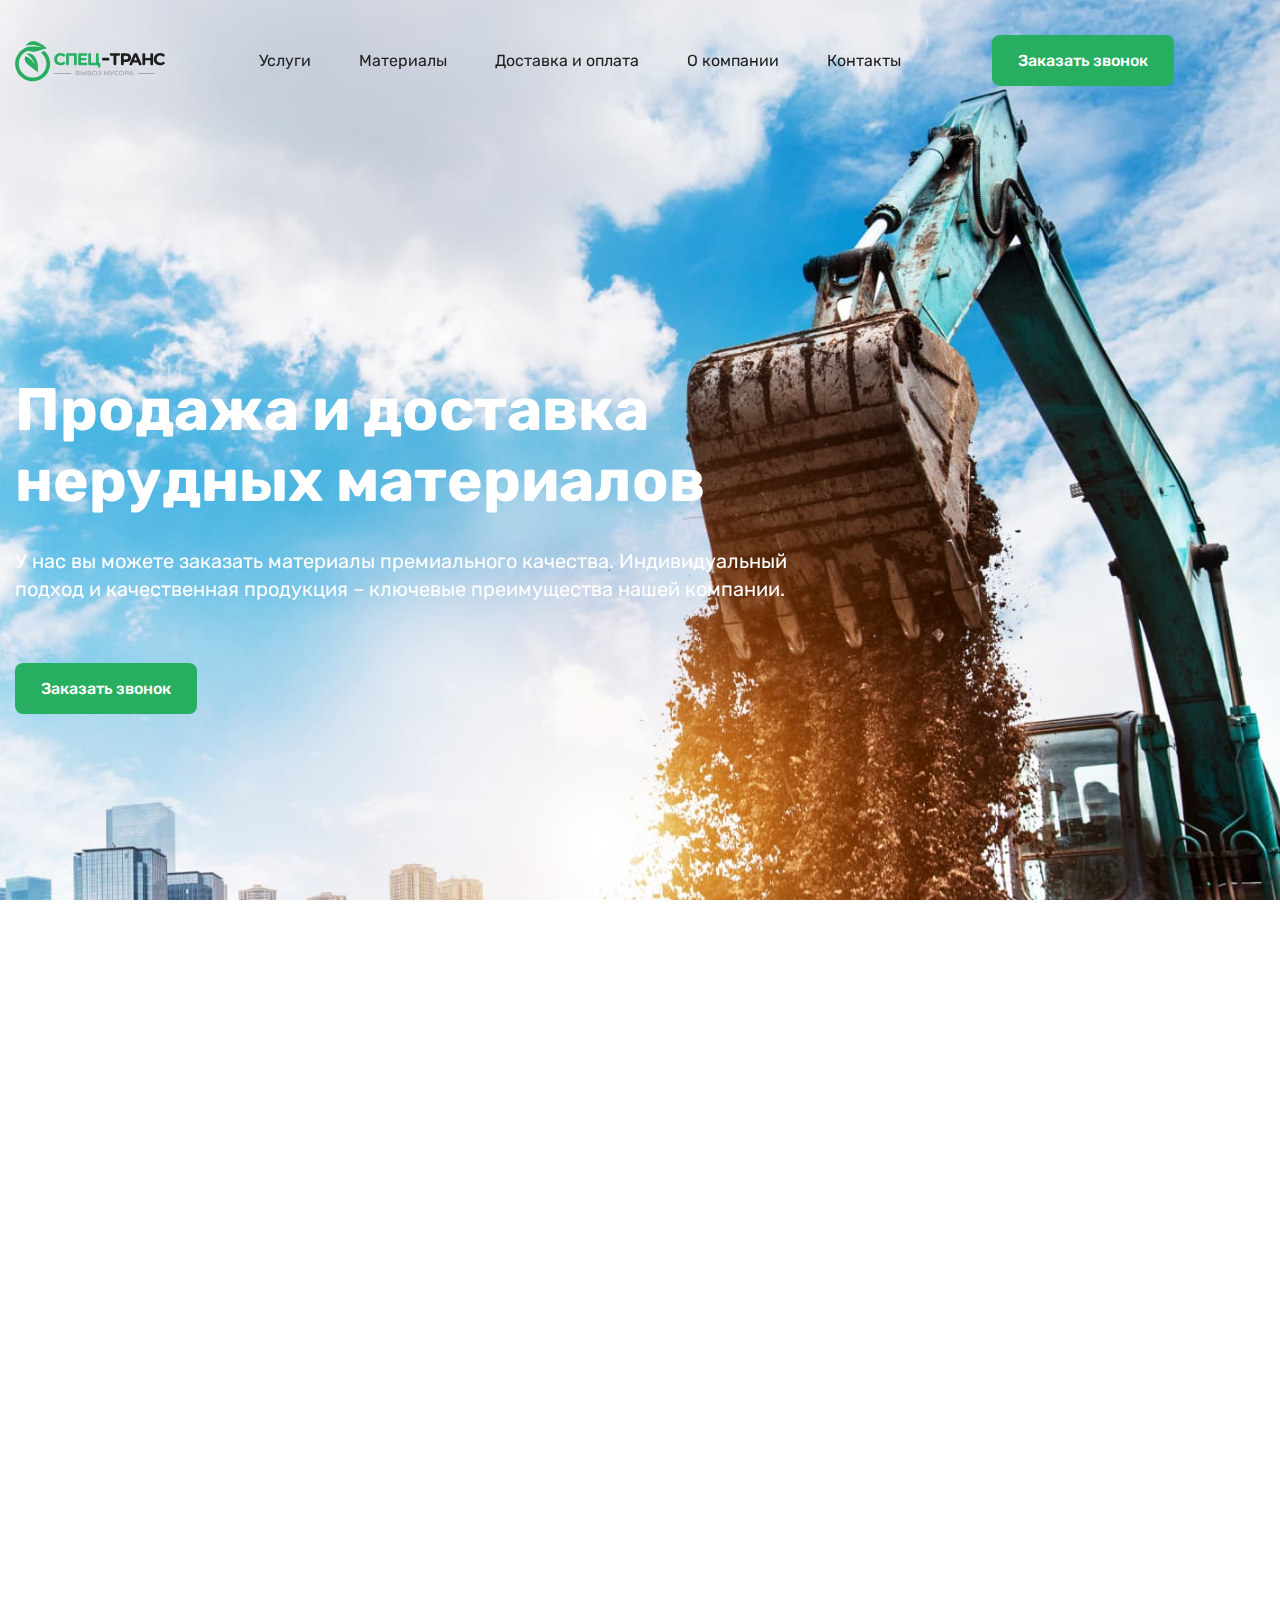
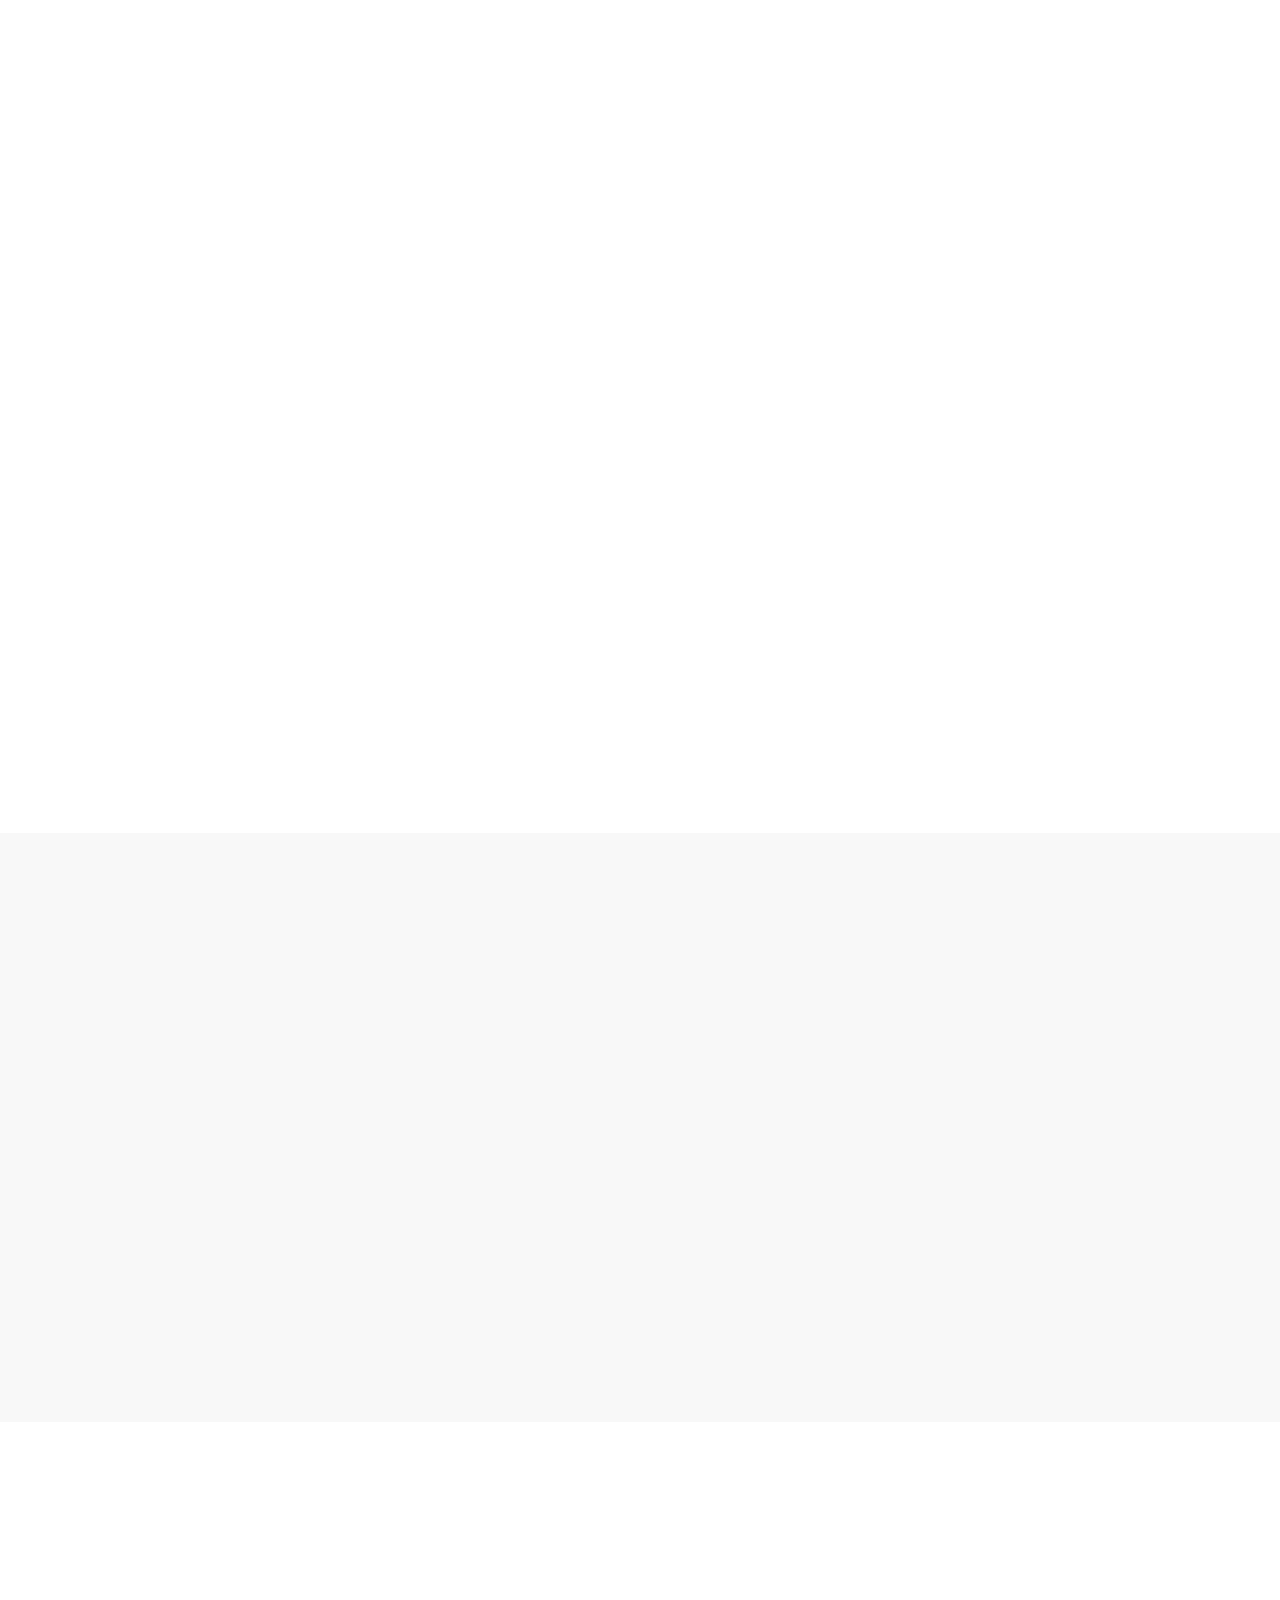
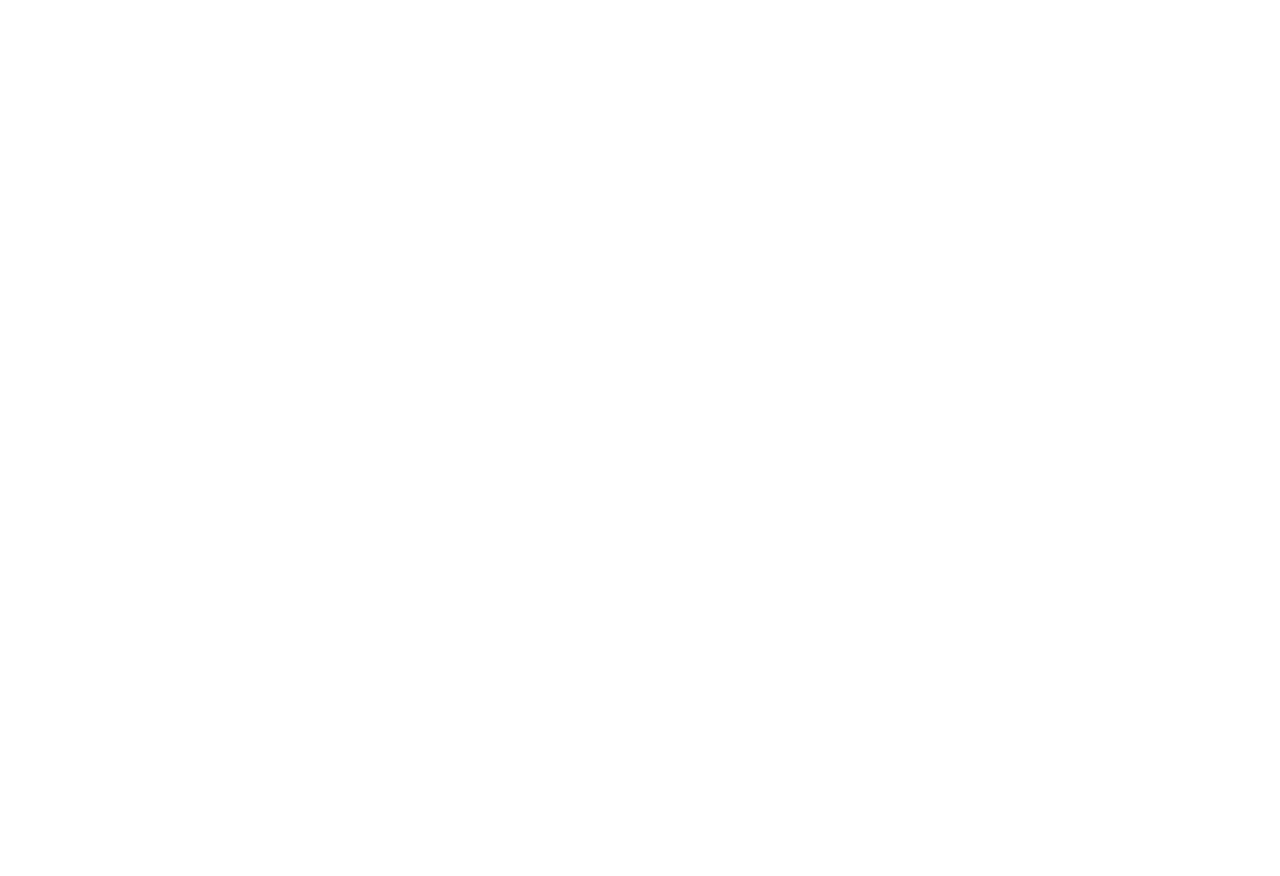
<file: index.html>
<!DOCTYPE html>
<html lang="ru">

<head>
    <meta charset="UTF-8">
    <link rel="stylesheet" href="assets/css/style.min.css">
    
    <!-- Useful meta tags -->
    <meta http-equiv="X-UA-Compatible" content="IE=edge">
    <meta name="viewport" content="width=device-width, initial-scale=1.0">
    <link href="https://fonts.googleapis.com/css2?family=Montserrat:wght@500&family=Rubik:wght@300;400;500;600;700&display=swap" rel="stylesheet">
    <link rel="shortcut icon" href="assets/img/favicon/excavator.ico" type="image/x-icon">
    <title>Главная</title></head>

<body class="lock-padding">
    <div class="wrapper">

        <header class="header lock-padding">
            <div class="container">
                <div class="header__inner">
                    <a class="header__logo" href="index.html" data-aos="fade-down" data-aos-delay="50">
                        <img class="header__logo-img" src="assets/img/header/logo.svg" alt="logo">
                    </a>
                    <nav class="header__nav">
                        <ul class="header__menu-list">
                            <li class="header__menu-item" data-aos="fade-down" data-aos-delay="50">
                                <a class="header__menu-link" href="rent.html">Услуги</a>
                            </li>
                            <li class="header__menu-item" data-aos="fade-down" data-aos-delay="100">
                                <a class="header__menu-link" href="materials-page.html">Материалы</a>
                            </li>
                            <li class="header__menu-item" data-aos="fade-down" data-aos-delay="100">
                                <a class="header__menu-link" href="#">Доставка и оплата</a>
                            </li>
                            <li class="header__menu-item" data-aos="fade-down" data-aos-delay="150">
                                <a class="header__menu-link" href="#">О компании</a>
                            </li>
                            <li class="header__menu-item" data-aos="fade-down" data-aos-delay="150">
                                <a class="header__menu-link" href="#">Контакты</a>
                            </li>
                        </ul>
                        <button class="header__btn global-btn openForm" data-aos="fade-down" data-aos-delay="150">Заказать звонок</button>
                    </nav>
                    <button class="burger__open-btn" type="button" data-aos="fade-down" data-aos-delay="50">
                        <span></span>
                    </button>
                </div>
            </div>
        </header>
        <main class="main">
            <section class="main-section">
                <div class="container">
                    <div class="main-section__inner">
                        <div class="main-section__body">
                            <h1 class="main-section__body-title" data-aos="fade-right" data-aos-delay="150">Продажа и доставка нерудных материалов</h1>
                            <div class="main-section__body-subtitle">
                                <p class="main-section__body-text" data-aos="fade-right" data-aos-delay="200">
                                    У нас вы можете заказать материалы премиального качества.
                                    Индивидуальный подход и качественная продукция – ключевые преимущества
                                    нашей компании.
                                </p>
                            </div>
                            <button class="main-section__body-btn global-btn openForm" data-aos="fade-right" data-aos-delay="250" data-aos-offset="20">Заказать звонок</button>
                        </div>
                    </div>
                </div>
            </section>
            
            <section class="why">
                <div class="container">
                    <div class="why__inner">
                        <h2 class="why__title global-title" data-aos="zoom-out-right">Почему выбирают нас</h2>
                        <ul class="why__advantages">
                            <li class="why__advantages-item" data-aos="fade-right" data-aos-delay="250">
                                <div class="why__advantages-item-wrap">
                                    <img class="why__advantages-icon" src="assets/img/why/01.svg" alt="counter">
                                    <p class="why__advantages-text">Мы работаем с <span>2000</span> года</p>
                                </div>
                            </li>
                            <li class="why__advantages-item" data-aos="fade-right" data-aos-delay="200">
                                <div class="why__advantages-item-wrap">
                                    <img class="why__advantages-icon" src="assets/img/why/02.svg" alt="counter">
                                    <p class="why__advantages-text">Более <span>5000</span> счастливых клиентов</p>
                                </div>
                            </li>
                            <li class="why__advantages-item"  data-aos="fade-right" data-aos-delay="150">
                                <div class="why__advantages-item-wrap">
                                    <img class="why__advantages-icon" src="assets/img/why/03.svg" alt="counter">
                                    <p class="why__advantages-text">Лучшие цены</p>
                                </div>
                            </li>
                            <li class="why__advantages-item"  data-aos="fade-right" data-aos-delay="100">
                                <div class="why__advantages-item-wrap">
                                    <img class="why__advantages-icon" src="assets/img/why/04.svg" alt="counter">
                                    <p class="why__advantages-text">Качественная продукция</p>
                                </div>
                            </li>
                            <li class="why__advantages-item"  data-aos="fade-right" data-aos-duration="50">
                                <div class="why__advantages-item-wrap">
                                    <img class="why__advantages-icon" src="assets/img/why/05.svg" alt="counter">
                                    <p class="why__advantages-text">Оперативность</p>
                                </div>
                            </li>
                        </ul>
                    </div>
                </div>
            </section>
            
            <section class="materials">
                <div class="container">
                    <div class="materials__inner">
                        <h2 class="materials__title global-title" data-aos="zoom-out-right">Основные материалы</h2>
                        <div class="materials__cards">
                            <a class="materials__card" href="materials-page.html" data-aos="fade-up" data-aos-delay="200">
                                <img class="materials__card-img" src="assets/img/materials/send.jpg" alt="send">
                                <h4 class="materials__card-title">Песок</h4>
                            </a>
                            <a class="materials__card" href="materials-page.html" data-aos="fade-up" data-aos-delay="150">
                                <img class="materials__card-img" src="assets/img/materials/02.jpg" alt="rocks">
                                <h4 class="materials__card-title">Щебень</h4>
                            </a>
                            <a class="materials__card" href="materials-page.html" data-aos="fade-up" data-aos-delay="100">
                                <img class="materials__card-img" src="assets/img/materials/03.jpg" alt="asphalt">
                                <h4 class="materials__card-title">Асфальтная крошка</h4>
                            </a>
                            <a class="materials__card" href="rent.html" data-aos="fade-up" data-aos-delay="50">
                                <img class="materials__card-img" src="assets/img/materials/04.jpg" alt="excavator">
                                <h4 class="materials__card-title">Аренда техники</h4>
                            </a>
                        </div>
                    </div>
                </div>
            </section>
            
            <section class="about">
                <div class="container">
                    <div class="about__inner">
                        <div class="about__content">
                            <h2 class="about__title global-title" data-aos="zoom-out-right" data-aos-delay="50">О компании СПЕЦ-ТРАНС</h2>
                            <p class="about__content-text" data-aos="fade-right" data-aos-delay="100">
                                Наша фирма существует уже многие годы, заработав репутацию на рынке предлагаемых услуг как надежного и ответственного партнера. В число наших клиентов вошли крупнейшие организации. При этом стоит отметить, что на индивидуальный подход при заказе наших услуг могут рассчитывать как крупные компании, так и частные лица. 
                            </p>
                        </div>
                        <div class="about__stats" data-aos="zoom-out-left" data-aos-delay="50">
                            <div class="about__counter">
                                <p class="about__conter-value">60<span>+</span></p>
                                <h5 class="about__counter-title">Единиц техники</h5>
                            </div>
                            <div class="about__counter">
                                <p class="about__conter-value">15</p>
                                <h5 class="about__counter-title">Карьеров</h5>
                            </div>
                        </div>
                    </div>
                </div>
            </section>
            
            <section class="questions">
                <div class="container">
                    <div class="questions__inner">
                        <div class="questions__body" data-aos="zoom-out-right" data-aos-delay="50">
                            <h2 class="questions__title global-title">Остались вопросы?</h2>
                            <div class="questions__text-block">
                                <p class="questions__text">Закажите обратный звонок и узнайте больше о наших услугах!</p>
                                <p class="questions__text">Оставьте заявку и наш менеджер перезвонит вам в течении 10 минут</p>
                            </div>
                            <button class="questions__btn global-btn" form="idQuestionForm" type="submit">Заказать звонок</button>
                        </div>
                        <div class="questions__form-block" data-aos="zoom-out-left" data-aos-delay="50">
                            <form class="questions__form" id="idQuestionForm" action="/" method="post">
                                <label class="visually-hidden" for="name">Имя</label>
                                <input class="questions__form-input" id="name" type="text" placeholder="Имя">
                                <label class="visually-hidden" for="phone">Телефон</label>
                                <input class="questions__form-input" id="phone" type="tel" placeholder="Телефон">
                                <label class="visually-hidden" for="comments">Комментарии</label>
                                <textarea class="questions__form-textarea" id="comments" placeholder="Комментарии"></textarea>
                                <label class="questions__form-label">
                                    <input class="questions__form-checkbox" type="checkbox" checked>
                                    <span class="questions__form-checkbox-style"></span>
                                    Соглашение о персональных данных
                                </label>
                            </form>
                        </div>
                    </div>
                </div>
            </section>
            
            <section class="delivery">
                <div class="container">
                    <div class="delivery__inner">
                        <div class="delivery__content">
                            <div class="delivery__content-body">
                                <h2 class="delivery__title global-title" data-aos="zoom-out-right" data-aos-delay="50">Доставка</h2>
                                <div class="delivery__text-block" data-aos="zoom-out-right" data-aos-delay="100">
                                    <p class="delivery__text">
                                        Основная миссия компании Спец-транс — комплексные поставки нерудных материалов для корпоративных клиентов и частных лиц. Мы осуществлем доставку по Санкт-Петербургу и Ленинградской области.
                                    </p>
                                </div>
                                <ul class="delivery__items">
                                    <li class="delivery__actions-item" data-aos="zoom-out-right" data-aos-delay="150">
                                        <div class="delivery__actions-wrap">
                                            <p class="delivery__actions-item-text">Вы оставляете заявку через сайт или по телефону</p>
                                        </div>
                                    </li>
                                    <li class="delivery__actions-item" data-aos="zoom-out-right" data-aos-delay="200">
                                        <div class="delivery__actions-wrap">
                                            <p class="delivery__actions-item-text">Мы производим точный расчет стоимости</p>
                                        </div>
                                    </li>
                                    <li class="delivery__actions-item" data-aos="zoom-out-right" data-aos-delay="250">
                                        <div class="delivery__actions-wrap">
                                            <p class="delivery__actions-item-text">Осуществляем поставку заказанного вами материала точно в срок</p>
                                        </div>
                                    </li>
                                    <li class="delivery__actions-item" data-aos="zoom-out-right" data-aos-delay="300">
                                        <div class="delivery__actions-wrap">
                                            <p class="delivery__actions-item-text">Соблюдаем своевременный документооборот</p>
                                        </div>
                                    </li>
                                </ul>
                            </div>
            
                            <div class="delivery__contacts">
                                <div class="delivery__contacts-item" data-aos="zoom-out-right" data-aos-delay="100">
                                    <span class="delivery__contacts-city">г. Санкт-Петербург,</span>
                                    <span class="delivery__contacts-info">Невский проспект, д. 12/2</span>
                                </div>
                                <div class="delivery__contacts-item" data-aos="zoom-out-right" data-aos-delay="50">
                                    <a class="delivery__contacts-item-tel" href="tel:+78125454453">+7 812 545 44 53</a>
                                    <span class="delivery__contacts-info">Ежедневно с 08:00 до 24:00</span>
                                </div>
                            </div>
                        </div>
                        <div class="delivery__map" data-aos="zoom-out-left" data-aos-delay="50">
                            <iframe src="https://www.google.com/maps/embed?pb=!1m14!1m12!1m3!1d3997.548610728747!2d30.31747964763801!3d59.93588714850033!2m3!1f0!2f0!3f0!3m2!1i1024!2i768!4f13.1!5e0!3m2!1sru!2sge!4v1682248093508!5m2!1sru!2sge" width="100%" height="100%" style="border:0;" allowfullscreen="" loading="lazy" referrerpolicy="no-referrer-when-downgrade"></iframe>
                        </div>
                    </div>
                </div>
            </section>
        </main>

        <div class="form-modal lock-padding">
            <div class="container">
                <div class="form-modal__inner">
                    <button class="form-modal__close-btn"></button>
                    <form class="questions__form" id="idQuestionForm-modal" action="/" method="post">
                        <input class="questions__form-input" type="text" placeholder="Имя">
                        <input class="questions__form-input" type="tel" placeholder="Телефон">
                        <textarea class="questions__form-textarea" placeholder="Комментарии"></textarea>
                        <label class="questions__form-label">
                            <input class="questions__form-checkbox" type="checkbox" checked>
                            <span class="questions__form-checkbox-style"></span>
                            Соглашение о персональных данных
                        </label>
                        <button class="questions__btn global-btn" form="idQuestionForm-modal" type="submit">Заказать звонок</button>
                    </form>
                </div>
            </div>
        </div>        <footer class="footer" data-aos="zoom-up">
            <div class="container">
                <div class="footer__inner">
                    <div class="footer__content">
                        <a class="footer__logo" href="index.html">
                            <img class="footer__logo-img" src="assets/img/footer/logo.svg" alt="logo">
                        </a>
                        <div class="footer__copy">
                            <p class="footer__copy-text">Политика конфиденциальности © спец-транс, 2023</p>
                        </div>
                        <nav class="footer__nav">
                            <ul class="footer__menu-list">
                                <li class="footer__menu-item">
                                    <a class="footer__menu-link" href="materials-page.html">Материалы</a>
                                </li>
                                <li class="footer__menu-item">
                                    <a class="footer__menu-link" href="rent.html">Услуги</a>
                                </li>
                            </ul>
                        </nav>
                    </div>
                    <div class="footer__contacts">
                        <ul class="footer__socials">
                            <li class="footer__socials-item">
                                <a class="footer__socials-link" target="_blank" href="#">
                                    <img class="footer__socials-icon" src="assets/img/footer/svg/vk.svg" alt="vk">
                                </a>
                            </li>
                            <li class="footer__socials-item">
                                <a class="footer__socials-link" target="_blank" href="#">
                                    <img class="footer__socials-icon" src="assets/img/footer/svg/facebook.svg" alt="facebook">
                                </a>
                            </li>
                            <li class="footer__socials-item">
                                <a class="footer__socials-link" target="_blank" href="#">
                                    <img class="footer__socials-icon" src="assets/img/footer/svg/what.svg" alt="what">
                                </a>
                            </li>
                        </ul>
                        <a class="footer__contacts-phone" href="tel:+79282451520">+7 928 245 15 20</a>
                    </div>
                </div>
            </div>
        </footer>        
    </div>
    <script src="assets/js/main.min.js"></script>
</body>

</html>
</file>
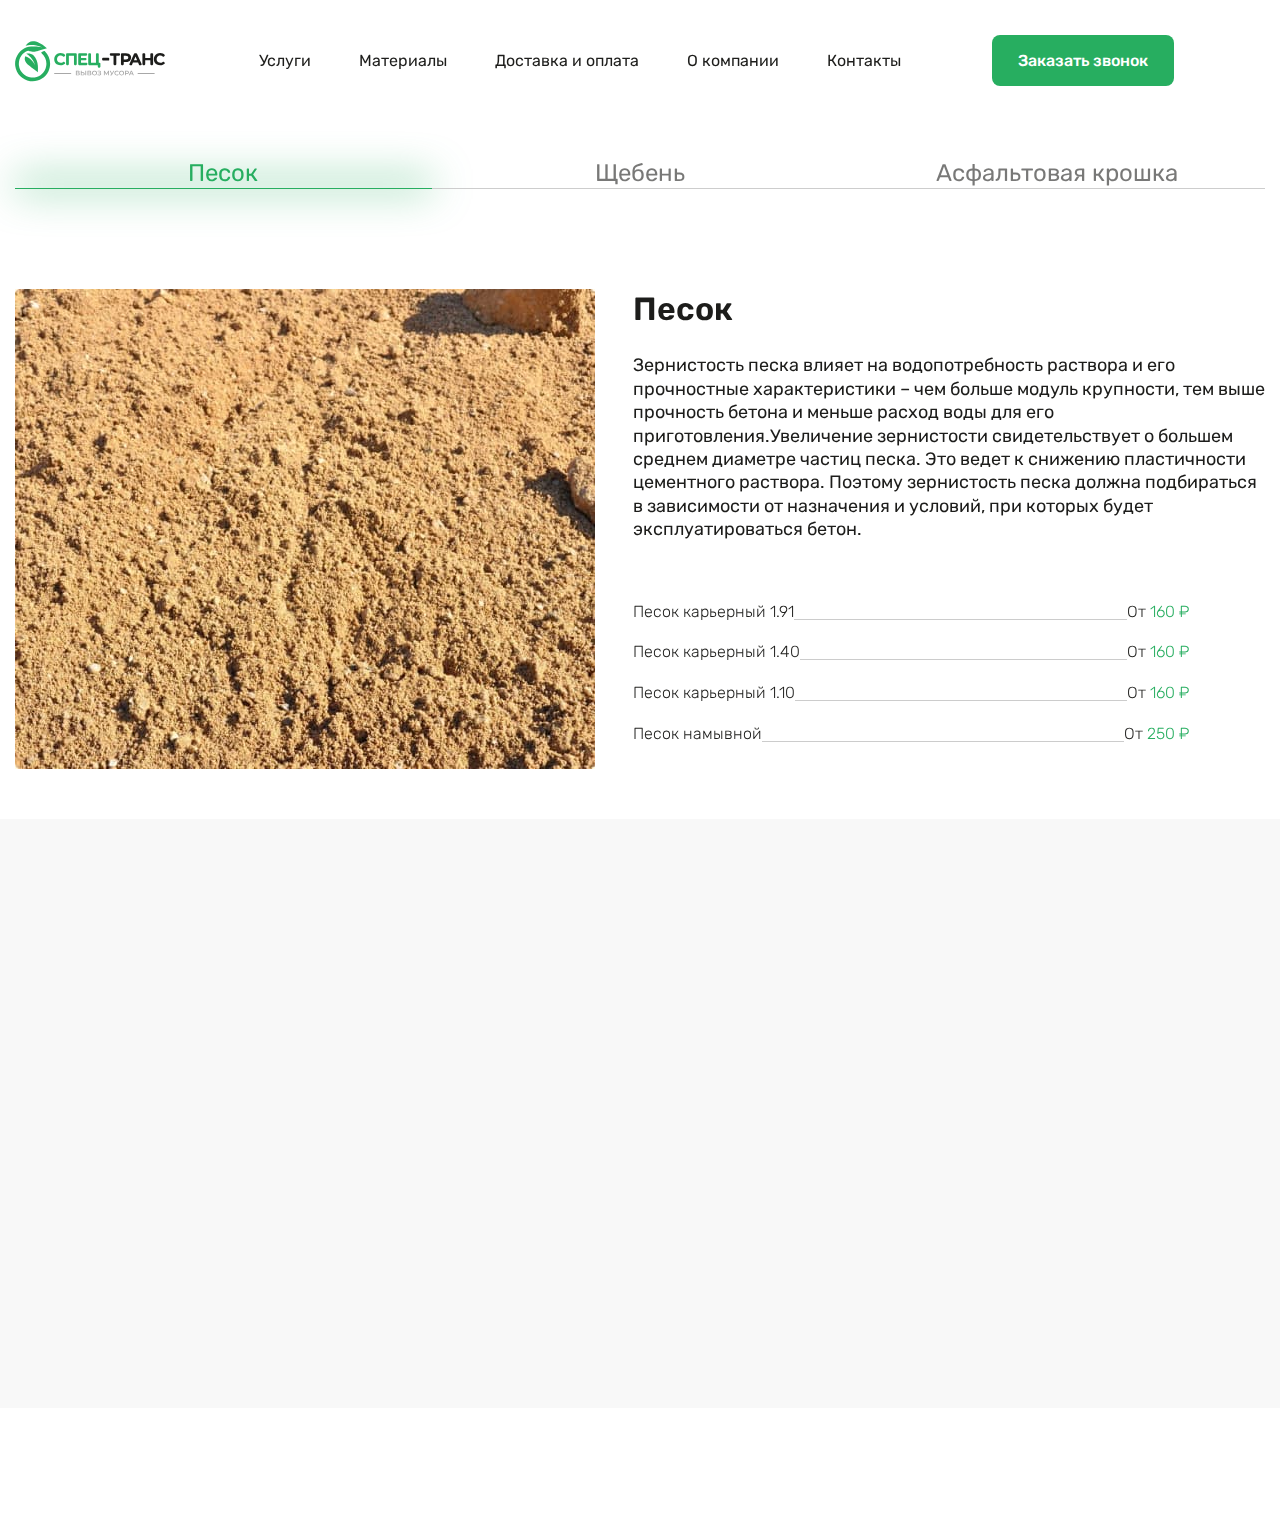
<file: materials-page.html>
<!DOCTYPE html>
<html lang="ru">

<head>
    <meta charset="UTF-8">
    <link rel="stylesheet" href="assets/css/style.min.css">
    
    <!-- Useful meta tags -->
    <meta http-equiv="X-UA-Compatible" content="IE=edge">
    <meta name="viewport" content="width=device-width, initial-scale=1.0">
    <link href="https://fonts.googleapis.com/css2?family=Montserrat:wght@500&family=Rubik:wght@300;400;500;600;700&display=swap" rel="stylesheet">
    <link rel="shortcut icon" href="assets/img/favicon/excavator.ico" type="image/x-icon">
    <title>Материалы</title></head>

<body class="lock-padding">
    <div class="wrapper">

        <header class="header lock-padding">
            <div class="container">
                <div class="header__inner">
                    <a class="header__logo" href="index.html" data-aos="fade-down" data-aos-delay="50">
                        <img class="header__logo-img" src="assets/img/header/logo.svg" alt="logo">
                    </a>
                    <nav class="header__nav">
                        <ul class="header__menu-list">
                            <li class="header__menu-item" data-aos="fade-down" data-aos-delay="50">
                                <a class="header__menu-link" href="rent.html">Услуги</a>
                            </li>
                            <li class="header__menu-item" data-aos="fade-down" data-aos-delay="100">
                                <a class="header__menu-link" href="materials-page.html">Материалы</a>
                            </li>
                            <li class="header__menu-item" data-aos="fade-down" data-aos-delay="100">
                                <a class="header__menu-link" href="#">Доставка и оплата</a>
                            </li>
                            <li class="header__menu-item" data-aos="fade-down" data-aos-delay="150">
                                <a class="header__menu-link" href="#">О компании</a>
                            </li>
                            <li class="header__menu-item" data-aos="fade-down" data-aos-delay="150">
                                <a class="header__menu-link" href="#">Контакты</a>
                            </li>
                        </ul>
                        <button class="header__btn global-btn openForm" data-aos="fade-down" data-aos-delay="150">Заказать звонок</button>
                    </nav>
                    <button class="burger__open-btn" type="button" data-aos="fade-down" data-aos-delay="50">
                        <span></span>
                    </button>
                </div>
            </div>
        </header>
        <main class="main">
            
            <div class="materials-tabs">
                <div class="container">
                    <div class="materials-tabs__inner">
                        <div class="materials-tabs__buttons">
                            <button class="materials-tabs__btn" data-aos="fade-up" data-aos-delay="50" data-filter=".send" type="button">Песок</button>
                            <button class="materials-tabs__btn" data-aos="fade-up" data-aos-delay="100" data-filter=".rocks" type="button">Щебень</button>
                            <button class="materials-tabs__btn" data-aos="fade-up" data-aos-delay="150" data-filter=".asphalt" type="button">Асфальтовая крошка</button>
                        </div>
                        <div class="card-service__items card-service__items--tabs">
                            <div class="card-service__item mix send">
                                <div class="card-service__image" data-aos="fade-right" data-aos-delay="50">
                                    <img class="card-service__image-img" src="assets/img/materials-page/01.jpg" alt="send">
                                </div>
                                <div class="card-service__info">
                                    <h3 class="card-service__item-title" data-aos="fade-left" data-aos-delay="50">Песок</h3>
            
                                    <div class="card-service__item-text" data-aos="fade-left" data-aos-delay="100">
                                        <p>
                                            Зернистость песка влияет на водопотребность раствора и его прочностные характеристики –
                                            чем больше модуль крупности, тем выше прочность бетона и меньше расход воды для его
                                            приготовления.Увеличение зернистости свидетельствует о большем среднем диаметре частиц
                                            песка. Это ведет к снижению пластичности цементного раствора. Поэтому зернистость песка
                                            должна подбираться в зависимости от назначения и условий, при которых будет
                                            эксплуатироваться бетон.
                                        </p>
                                    </div>
                                    <ul class="card-service__item-price">
                                        <li class="card-service__price-item" data-aos="fade-left" data-aos-delay="150">
                                            <p class="card-service__price-name">Песок карьерный 1.91</p>
                                            <span class="card-service__price-line"></span>
                                            <p class="card-service__price-value">От <span>160 ₽</span></p>
                                        </li>
                                        <li class="card-service__price-item" data-aos="fade-left" data-aos-delay="200">
                                            <p class="card-service__price-name">Песок карьерный 1.40</p>
                                            <span class="card-service__price-line"></span>
                                            <p class="card-service__price-value">От <span>160 ₽</span></p>
                                        </li>
                                        <li class="card-service__price-item" data-aos="fade-left" data-aos-delay="250">
                                            <p class="card-service__price-name">Песок карьерный 1.10</p>
                                            <span class="card-service__price-line"></span>
                                            <p class="card-service__price-value">От <span>160 ₽</span></p>
                                        </li>
                                        <li class="card-service__price-item" data-aos="fade-left" data-aos-delay="300">
                                            <p class="card-service__price-name">Песок намывной</p>
                                            <span class="card-service__price-line"></span>
                                            <p class="card-service__price-value">От <span>250 ₽</span></p>
                                        </li>
                                    </ul>
                                </div>
                            </div>
            
                            <div class="card-service__item mix rocks">
                                <div class="card-service__image">
                                    <img class="card-service__image-img" src="assets/img/materials-page/02.jpg" alt="rocks">
                                </div>
                                <div class="card-service__info">
                                    <h3 class="card-service__item-title">Щебень</h3>
            
                                    <div class="card-service__item-text">
                                        <p>
                                            Щебень размером 5-20 мм. Это самый востребованный в строительстве и <span>производстве ЖБИ материал</span>, его также применяют для строительства дорог и создания фундамента. Такой щебень незаменим и в частном строительстве при подготовке бетона. Щебень 20-40 мм. Используется в дренажных работах, при строительстве трамвайных и железнодорожных путей, а также может применяться при обустройстве фундаментов зданий промышленного назначения. Щебень размером 40-70 мм может использовать для дренажа, добавляться в бетон и бетонные изделия;
                                        </p>
                                    </div>
                                    <ul class="card-service__item-price">
                                        <li class="card-service__price-item">
                                            <p class="card-service__price-name">Щебень гранитный фр. 5-20 </p>
                                            <span class="card-service__price-line"></span>
                                            <p class="card-service__price-value">От <span>800 ₽</span></p>
                                        </li>
                                        <li class="card-service__price-item">
                                            <p class="card-service__price-name">Щебень гранитный фр. 20-40</p>
                                            <span class="card-service__price-line"></span>
                                            <p class="card-service__price-value">От <span>600 ₽</span></p>
                                        </li>
                                        <li class="card-service__price-item">
                                            <p class="card-service__price-name">Щебень гравийный фр. 5-20</p>
                                            <span class="card-service__price-line"></span>
                                            <p class="card-service__price-value">От <span>500 ₽</span></p>
                                        </li>
                                        <li class="card-service__price-item">
                                            <p class="card-service__price-name">Гранитный отсев</p>
                                            <span class="card-service__price-line"></span>
                                            <p class="card-service__price-value">От <span>1000 ₽</span></p>
                                        </li>
                                    </ul>
                                </div>
                            </div>
            
                            <div class="card-service__item mix asphalt">
                                <div class="card-service__image">
                                    <img class="card-service__image-img" src="assets/img/materials-page/03.jpg" alt="ashault">
                                </div>
                                <div class="card-service__info">
                                    <h3 class="card-service__item-title">Вторичные материалы</h3>
            
                                    <ul class="card-service__item-price">
                                        <li class="card-service__price-item">
                                            <p class="card-service__price-name">Асфальтная крошка</p>
                                            <span class="card-service__price-line"></span>
                                            <p class="card-service__price-value">От <span>500 ₽</span></p>
                                        </li>
                                        <li class="card-service__price-item">
                                            <p class="card-service__price-name">Бой кирпича</p>
                                            <span class="card-service__price-line"></span>
                                            <p class="card-service__price-value">От <span>200 ₽</span></p>
                                        </li>
                                        <li class="card-service__price-item">
                                            <p class="card-service__price-name">Бой бетона</p>
                                            <span class="card-service__price-line"></span>
                                            <p class="card-service__price-value">От <span>200 ₽</span></p>
                                        </li>
                                    </ul>
                                </div>
                            </div>
                        </div>
                    </div>
                </div>
            </div>
            
            <section class="questions">
                <div class="container">
                    <div class="questions__inner">
                        <div class="questions__body" data-aos="zoom-out-right" data-aos-delay="50">
                            <h2 class="questions__title global-title">Остались вопросы?</h2>
                            <div class="questions__text-block">
                                <p class="questions__text">Закажите обратный звонок и узнайте больше о наших услугах!</p>
                                <p class="questions__text">Оставьте заявку и наш менеджер перезвонит вам в течении 10 минут</p>
                            </div>
                            <button class="questions__btn global-btn" form="idQuestionForm-materials" type="submit">Заказать звонок</button>
                        </div>
                        <div class="questions__form-block" data-aos="zoom-out-left" data-aos-delay="50">
                            <form class="questions__form" id="idQuestionForm-materials" action="/" method="post">
                                <label class="visually-hidden" for="name-materials">Имя</label>
                                <input class="questions__form-input" id="name-materials" type="text" placeholder="Имя">
                                <label class="visually-hidden" for="phone-materials">Телефон</label>
                                <input class="questions__form-input" id="phone-materials" type="tel" placeholder="Телефон">
                                <label class="visually-hidden" for="comments-materials">Комментарии</label>
                                <textarea class="questions__form-textarea" id="comments-materials" placeholder="Комментарии"></textarea>
                                <label class="questions__form-label">
                                    <input class="questions__form-checkbox" type="checkbox" checked>
                                    <span class="questions__form-checkbox-style"></span>
                                    Соглашение о персональных данных
                                </label>
                            </form>
                        </div>
                    </div>
                </div>
            </section>
        </main>

        <div class="form-modal lock-padding">
            <div class="container">
                <div class="form-modal__inner">
                    <button class="form-modal__close-btn"></button>
                    <form class="questions__form" id="idQuestionForm-modal" action="/" method="post">
                        <input class="questions__form-input" type="text" placeholder="Имя">
                        <input class="questions__form-input" type="tel" placeholder="Телефон">
                        <textarea class="questions__form-textarea" placeholder="Комментарии"></textarea>
                        <label class="questions__form-label">
                            <input class="questions__form-checkbox" type="checkbox" checked>
                            <span class="questions__form-checkbox-style"></span>
                            Соглашение о персональных данных
                        </label>
                        <button class="questions__btn global-btn" form="idQuestionForm-modal" type="submit">Заказать звонок</button>
                    </form>
                </div>
            </div>
        </div>        <footer class="footer" data-aos="zoom-up">
            <div class="container">
                <div class="footer__inner">
                    <div class="footer__content">
                        <a class="footer__logo" href="index.html">
                            <img class="footer__logo-img" src="assets/img/footer/logo.svg" alt="logo">
                        </a>
                        <div class="footer__copy">
                            <p class="footer__copy-text">Политика конфиденциальности © спец-транс, 2023</p>
                        </div>
                        <nav class="footer__nav">
                            <ul class="footer__menu-list">
                                <li class="footer__menu-item">
                                    <a class="footer__menu-link" href="materials-page.html">Материалы</a>
                                </li>
                                <li class="footer__menu-item">
                                    <a class="footer__menu-link" href="rent.html">Услуги</a>
                                </li>
                            </ul>
                        </nav>
                    </div>
                    <div class="footer__contacts">
                        <ul class="footer__socials">
                            <li class="footer__socials-item">
                                <a class="footer__socials-link" target="_blank" href="#">
                                    <img class="footer__socials-icon" src="assets/img/footer/svg/vk.svg" alt="vk">
                                </a>
                            </li>
                            <li class="footer__socials-item">
                                <a class="footer__socials-link" target="_blank" href="#">
                                    <img class="footer__socials-icon" src="assets/img/footer/svg/facebook.svg" alt="facebook">
                                </a>
                            </li>
                            <li class="footer__socials-item">
                                <a class="footer__socials-link" target="_blank" href="#">
                                    <img class="footer__socials-icon" src="assets/img/footer/svg/what.svg" alt="what">
                                </a>
                            </li>
                        </ul>
                        <a class="footer__contacts-phone" href="tel:+79282451520">+7 928 245 15 20</a>
                    </div>
                </div>
            </div>
        </footer>        
    </div>
    <script src="assets/js/main.min.js"></script>
</body>

</html>
</file>
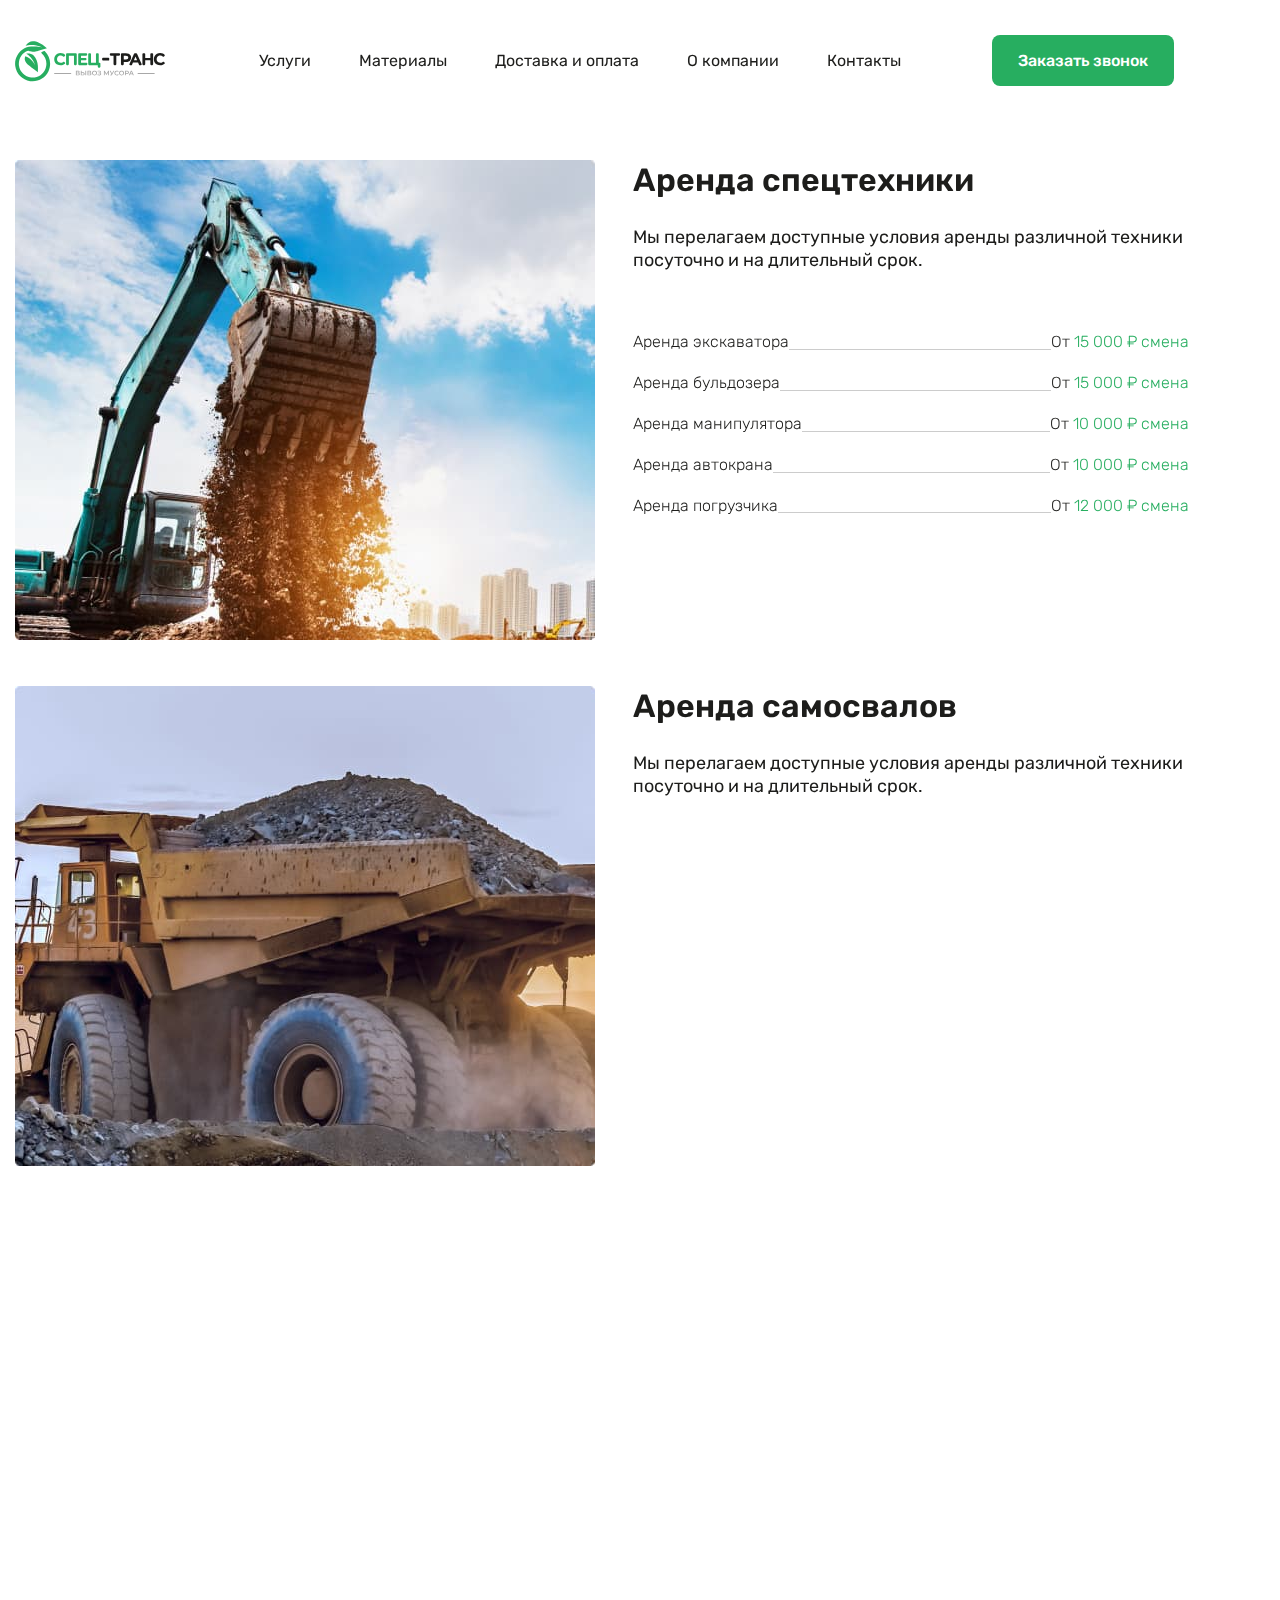
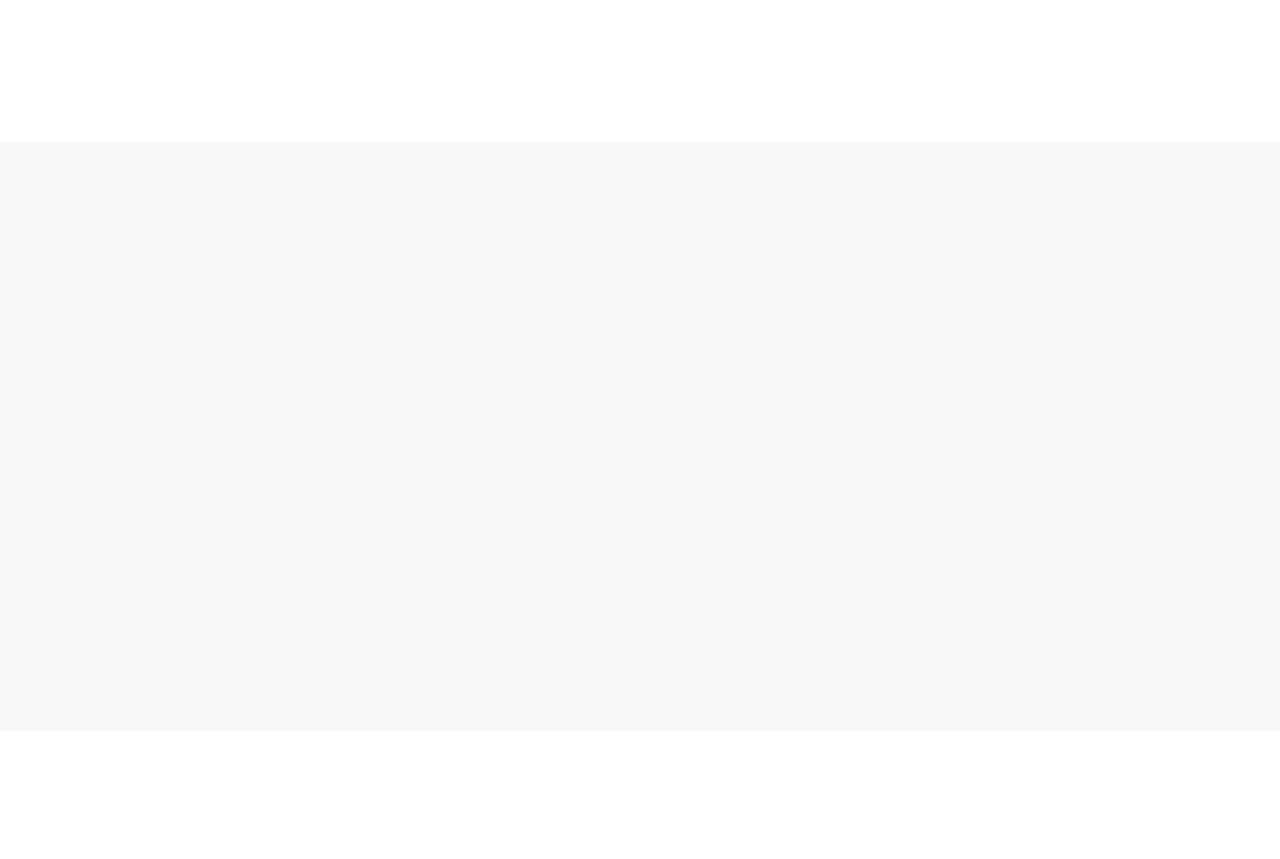
<file: rent.html>
<!DOCTYPE html>
<html lang="ru">

<head>
    <meta charset="UTF-8">
    <link rel="stylesheet" href="assets/css/style.min.css">
    
    <!-- Useful meta tags -->
    <meta http-equiv="X-UA-Compatible" content="IE=edge">
    <meta name="viewport" content="width=device-width, initial-scale=1.0">
    <link href="https://fonts.googleapis.com/css2?family=Montserrat:wght@500&family=Rubik:wght@300;400;500;600;700&display=swap" rel="stylesheet">
    <link rel="shortcut icon" href="assets/img/favicon/excavator.ico" type="image/x-icon">
    <title>Аренда</title></head>

<body class="lock-padding">
    <div class="wrapper">

        <header class="header lock-padding">
            <div class="container">
                <div class="header__inner">
                    <a class="header__logo" href="index.html" data-aos="fade-down" data-aos-delay="50">
                        <img class="header__logo-img" src="assets/img/header/logo.svg" alt="logo">
                    </a>
                    <nav class="header__nav">
                        <ul class="header__menu-list">
                            <li class="header__menu-item" data-aos="fade-down" data-aos-delay="50">
                                <a class="header__menu-link" href="rent.html">Услуги</a>
                            </li>
                            <li class="header__menu-item" data-aos="fade-down" data-aos-delay="100">
                                <a class="header__menu-link" href="materials-page.html">Материалы</a>
                            </li>
                            <li class="header__menu-item" data-aos="fade-down" data-aos-delay="100">
                                <a class="header__menu-link" href="#">Доставка и оплата</a>
                            </li>
                            <li class="header__menu-item" data-aos="fade-down" data-aos-delay="150">
                                <a class="header__menu-link" href="#">О компании</a>
                            </li>
                            <li class="header__menu-item" data-aos="fade-down" data-aos-delay="150">
                                <a class="header__menu-link" href="#">Контакты</a>
                            </li>
                        </ul>
                        <button class="header__btn global-btn openForm" data-aos="fade-down" data-aos-delay="150">Заказать звонок</button>
                    </nav>
                    <button class="burger__open-btn" type="button" data-aos="fade-down" data-aos-delay="50">
                        <span></span>
                    </button>
                </div>
            </div>
        </header>
        <main class="main">
            <div class="rent">
                <div class="container">
                    <div class="card-service__item card-service__item--rent">
                        <div class="card-service__image" data-aos="fade-right" data-aos-delay="50">
                            <img class="card-service__image-img" src="assets/img/rent/01.jpg" alt="excavator">
                        </div>
                        <div class="card-service__info">
                            <h3 class="card-service__item-title" data-aos="fade-left" data-aos-delay="50">Аренда спецтехники</h3>
                            <div class="card-service__item-text" data-aos="fade-left" data-aos-delay="100">
                                <p>
                                    Мы перелагаем доступные условия аренды различной техники посуточно и на длительный срок. 
                                </p>
                            </div>
                            <ul class="card-service__item-price">
                                <li class="card-service__price-item" data-aos="fade-left" data-aos-delay="150">
                                    <p class="card-service__price-name">Аренда экскаватора</p>
                                    <span class="card-service__price-line"></span>
                                    <p class="card-service__price-value">От <span>15 000 ₽ смена</span></p>
                                </li>
                                <li class="card-service__price-item" data-aos="fade-left" data-aos-delay="200">
                                    <p class="card-service__price-name">Аренда бульдозера</p>
                                    <span class="card-service__price-line"></span>
                                    <p class="card-service__price-value">От <span>15 000 ₽ смена</span></p>
                                </li>
                                <li class="card-service__price-item" data-aos="fade-left" data-aos-delay="250">
                                    <p class="card-service__price-name">Аренда манипулятора</p>
                                    <span class="card-service__price-line"></span>
                                    <p class="card-service__price-value">От <span>10 000 ₽ смена</span></p>
                                </li>
                                <li class="card-service__price-item" data-aos="fade-left" data-aos-delay="300">
                                    <p class="card-service__price-name">Аренда автокрана</p>
                                    <span class="card-service__price-line"></span>
                                    <p class="card-service__price-value">От <span>10 000 ₽ смена</span></p>
                                </li>
                                <li class="card-service__price-item" data-aos="fade-left" data-aos-delay="350">
                                    <p class="card-service__price-name">Аренда погрузчика</p>
                                    <span class="card-service__price-line"></span>
                                    <p class="card-service__price-value">От <span>12 000 ₽ смена</span></p>
                                </li>
                            </ul>
                        </div>
                    </div>
            
                    <div class="card-service__item card-service__item--rent">
                        <div class="card-service__image" data-aos="fade-right" data-aos-delay="50">
                            <img class="card-service__image-img" src="assets/img/rent/02.jpg" alt="excavator">
                        </div>
                        <div class="card-service__info">
                            <h3 class="card-service__item-title" data-aos="fade-left" data-aos-delay="50">Аренда самосвалов</h3>
            
                            <div class="card-service__item-text" data-aos="fade-left" data-aos-delay="100">
                                <p>
                                    Мы перелагаем доступные условия аренды различной техники посуточно и на длительный срок. 
                                </p>
                            </div>
                            <ul class="card-service__item-price">
                                <li class="card-service__price-item" data-aos="fade-left" data-aos-delay="150">
                                    <p class="card-service__price-name">Самосвал 20куб</p>
                                    <span class="card-service__price-line"></span>
                                    <p class="card-service__price-value">От <span>1500 ₽ смена</span></p>
                                </li>
                                <li class="card-service__price-item" data-aos="fade-left" data-aos-delay="200">
                                    <p class="card-service__price-name">Самосвал 25куб</p>
                                    <span class="card-service__price-line"></span>
                                    <p class="card-service__price-value">От <span>1500 ₽ смена</span></p>
                                </li>
                                <li class="card-service__price-item" data-aos="fade-left" data-aos-delay="250">
                                    <p class="card-service__price-name">Самосвал 30куб</p>
                                    <span class="card-service__price-line"></span>
                                    <p class="card-service__price-value">От <span>1600 ₽ смена</span></p>
                                </li>
                            </ul>
                        </div>
                    </div>
            
                    <div class="card-service__item card-service__item--rent">
                        <div class="card-service__image" data-aos="fade-right" data-aos-delay="50">
                            <img class="card-service__image-img" src="assets/img/rent/03.jpg" alt="excavator">
                        </div>
                        <div class="card-service__info">
                            <h3 class="card-service__item-title" data-aos="fade-left" data-aos-delay="50">Вывоз грунта</h3>
                            <ul class="card-service__item-price">
                                <li class="card-service__price-item" data-aos="fade-left" data-aos-delay="100">
                                    <p class="card-service__price-name">Самосвал 20куб</p>
                                    <span class="card-service__price-line"></span>
                                    <p class="card-service__price-value">От <span>1500 ₽ смена</span></p>
                                </li>
                                <li class="card-service__price-item" data-aos="fade-left" data-aos-delay="150">
                                    <p class="card-service__price-name">Самосвал 25куб</p>
                                    <span class="card-service__price-line"></span>
                                    <p class="card-service__price-value">От <span>1500 ₽ смена</span></p>
                                </li>
                                <li class="card-service__price-item" data-aos="fade-left" data-aos-delay="200">
                                    <p class="card-service__price-name">Самосвал 30куб</p>
                                    <span class="card-service__price-line"></span>
                                    <p class="card-service__price-value">От <span>1600 ₽ смена</span></p>
                                </li>
                            </ul>
                        </div>
                    </div>
                </div>
            </div>
            
            <section class="questions">
                <div class="container">
                    <div class="questions__inner">
                        <div class="questions__body" data-aos="zoom-out-right" data-aos-delay="50">
                            <h2 class="questions__title global-title">Остались вопросы?</h2>
                            <div class="questions__text-block">
                                <p class="questions__text">Закажите обратный звонок и узнайте больше о наших услугах!</p>
                                <p class="questions__text">Оставьте заявку и наш менеджер перезвонит вам в течении 10 минут</p>
                            </div>
                            <button class="questions__btn global-btn" form="idQuestionForm-rent" type="submit">Заказать звонок</button>
                        </div>
                        <div class="questions__form-block" data-aos="zoom-out-left" data-aos-delay="50">
                            <form class="questions__form" id="idQuestionForm-rent" action="/" method="post">
                                <label class="visually-hidden" for="name-rent">Имя</label>
                                <input class="questions__form-input" id="name-rent" type="text" placeholder="Имя">
                                <label class="visually-hidden" for="phone-rent">Телефон</label>
                                <input class="questions__form-input" id="phone-rent" type="tel" placeholder="Телефон">
                                <label class="visually-hidden" for="comments-rent">Комментарии</label>
                                <textarea class="questions__form-textarea" id="comments-rent" placeholder="Комментарии"></textarea>
                                <label class="questions__form-label">
                                    <input class="questions__form-checkbox" type="checkbox" checked>
                                    <span class="questions__form-checkbox-style"></span>
                                    Соглашение о персональных данных
                                </label>
                            </form>
                        </div>
                    </div>
                </div>
            </section>
        </main>

        <div class="form-modal lock-padding">
            <div class="container">
                <div class="form-modal__inner">
                    <button class="form-modal__close-btn"></button>
                    <form class="questions__form" id="idQuestionForm-modal" action="/" method="post">
                        <input class="questions__form-input" type="text" placeholder="Имя">
                        <input class="questions__form-input" type="tel" placeholder="Телефон">
                        <textarea class="questions__form-textarea" placeholder="Комментарии"></textarea>
                        <label class="questions__form-label">
                            <input class="questions__form-checkbox" type="checkbox" checked>
                            <span class="questions__form-checkbox-style"></span>
                            Соглашение о персональных данных
                        </label>
                        <button class="questions__btn global-btn" form="idQuestionForm-modal" type="submit">Заказать звонок</button>
                    </form>
                </div>
            </div>
        </div>        <footer class="footer" data-aos="zoom-up">
            <div class="container">
                <div class="footer__inner">
                    <div class="footer__content">
                        <a class="footer__logo" href="index.html">
                            <img class="footer__logo-img" src="assets/img/footer/logo.svg" alt="logo">
                        </a>
                        <div class="footer__copy">
                            <p class="footer__copy-text">Политика конфиденциальности © спец-транс, 2023</p>
                        </div>
                        <nav class="footer__nav">
                            <ul class="footer__menu-list">
                                <li class="footer__menu-item">
                                    <a class="footer__menu-link" href="materials-page.html">Материалы</a>
                                </li>
                                <li class="footer__menu-item">
                                    <a class="footer__menu-link" href="rent.html">Услуги</a>
                                </li>
                            </ul>
                        </nav>
                    </div>
                    <div class="footer__contacts">
                        <ul class="footer__socials">
                            <li class="footer__socials-item">
                                <a class="footer__socials-link" target="_blank" href="#">
                                    <img class="footer__socials-icon" src="assets/img/footer/svg/vk.svg" alt="vk">
                                </a>
                            </li>
                            <li class="footer__socials-item">
                                <a class="footer__socials-link" target="_blank" href="#">
                                    <img class="footer__socials-icon" src="assets/img/footer/svg/facebook.svg" alt="facebook">
                                </a>
                            </li>
                            <li class="footer__socials-item">
                                <a class="footer__socials-link" target="_blank" href="#">
                                    <img class="footer__socials-icon" src="assets/img/footer/svg/what.svg" alt="what">
                                </a>
                            </li>
                        </ul>
                        <a class="footer__contacts-phone" href="tel:+79282451520">+7 928 245 15 20</a>
                    </div>
                </div>
            </div>
        </footer>        
    </div>
    <script src="assets/js/main.min.js"></script>
</body>

</html>
</file>
<file: assets/css/style.min.css>
*{padding:0;margin:0;border:none}*,:after,:before{box-sizing:border-box}a,a:link,a:visited{color:inherit;display:inline-block;-webkit-tap-highlight-color:rgba(255,255,255,0);-webkit-tap-highlight-color:transparent}a,a:hover,a:link,a:visited{text-decoration:none}aside,footer,header,main,nav,section{display:block}h1,h2,h3,h4,h5,h6,p{font-size:inherit;font-weight:inherit}ul,ul li{list-style:none}img{vertical-align:top}img,svg{max-width:100%;height:auto}address{font-style:normal}button,input,select,textarea{font-family:inherit;font-size:inherit;color:inherit;background-color:transparent}input::-ms-clear{display:none}button,input[type=submit]{display:inline-block;box-shadow:none;background-color:transparent;background:none;cursor:pointer}button:active,button:focus,input:active,input:focus{outline:none;-webkit-tap-highlight-color:rgba(255,255,255,0);-webkit-tap-highlight-color:transparent}button::-moz-focus-inner{padding:0;border:0}label{cursor:pointer}legend{display:block}[data-aos][data-aos][data-aos-duration="50"],body[data-aos-duration="50"] [data-aos]{transition-duration:50ms}[data-aos][data-aos][data-aos-delay="50"],body[data-aos-delay="50"] [data-aos]{transition-delay:0}[data-aos][data-aos][data-aos-delay="50"].aos-animate,body[data-aos-delay="50"] [data-aos].aos-animate{transition-delay:50ms}[data-aos][data-aos][data-aos-duration="100"],body[data-aos-duration="100"] [data-aos]{transition-duration:.1s}[data-aos][data-aos][data-aos-delay="100"],body[data-aos-delay="100"] [data-aos]{transition-delay:0}[data-aos][data-aos][data-aos-delay="100"].aos-animate,body[data-aos-delay="100"] [data-aos].aos-animate{transition-delay:.1s}[data-aos][data-aos][data-aos-duration="150"],body[data-aos-duration="150"] [data-aos]{transition-duration:.15s}[data-aos][data-aos][data-aos-delay="150"],body[data-aos-delay="150"] [data-aos]{transition-delay:0}[data-aos][data-aos][data-aos-delay="150"].aos-animate,body[data-aos-delay="150"] [data-aos].aos-animate{transition-delay:.15s}[data-aos][data-aos][data-aos-duration="200"],body[data-aos-duration="200"] [data-aos]{transition-duration:.2s}[data-aos][data-aos][data-aos-delay="200"],body[data-aos-delay="200"] [data-aos]{transition-delay:0}[data-aos][data-aos][data-aos-delay="200"].aos-animate,body[data-aos-delay="200"] [data-aos].aos-animate{transition-delay:.2s}[data-aos][data-aos][data-aos-duration="250"],body[data-aos-duration="250"] [data-aos]{transition-duration:.25s}[data-aos][data-aos][data-aos-delay="250"],body[data-aos-delay="250"] [data-aos]{transition-delay:0}[data-aos][data-aos][data-aos-delay="250"].aos-animate,body[data-aos-delay="250"] [data-aos].aos-animate{transition-delay:.25s}[data-aos][data-aos][data-aos-duration="300"],body[data-aos-duration="300"] [data-aos]{transition-duration:.3s}[data-aos][data-aos][data-aos-delay="300"],body[data-aos-delay="300"] [data-aos]{transition-delay:0}[data-aos][data-aos][data-aos-delay="300"].aos-animate,body[data-aos-delay="300"] [data-aos].aos-animate{transition-delay:.3s}[data-aos][data-aos][data-aos-duration="350"],body[data-aos-duration="350"] [data-aos]{transition-duration:.35s}[data-aos][data-aos][data-aos-delay="350"],body[data-aos-delay="350"] [data-aos]{transition-delay:0}[data-aos][data-aos][data-aos-delay="350"].aos-animate,body[data-aos-delay="350"] [data-aos].aos-animate{transition-delay:.35s}[data-aos][data-aos][data-aos-duration="400"],body[data-aos-duration="400"] [data-aos]{transition-duration:.4s}[data-aos][data-aos][data-aos-delay="400"],body[data-aos-delay="400"] [data-aos]{transition-delay:0}[data-aos][data-aos][data-aos-delay="400"].aos-animate,body[data-aos-delay="400"] [data-aos].aos-animate{transition-delay:.4s}[data-aos][data-aos][data-aos-duration="450"],body[data-aos-duration="450"] [data-aos]{transition-duration:.45s}[data-aos][data-aos][data-aos-delay="450"],body[data-aos-delay="450"] [data-aos]{transition-delay:0}[data-aos][data-aos][data-aos-delay="450"].aos-animate,body[data-aos-delay="450"] [data-aos].aos-animate{transition-delay:.45s}[data-aos][data-aos][data-aos-duration="500"],body[data-aos-duration="500"] [data-aos]{transition-duration:.5s}[data-aos][data-aos][data-aos-delay="500"],body[data-aos-delay="500"] [data-aos]{transition-delay:0}[data-aos][data-aos][data-aos-delay="500"].aos-animate,body[data-aos-delay="500"] [data-aos].aos-animate{transition-delay:.5s}[data-aos][data-aos][data-aos-duration="550"],body[data-aos-duration="550"] [data-aos]{transition-duration:.55s}[data-aos][data-aos][data-aos-delay="550"],body[data-aos-delay="550"] [data-aos]{transition-delay:0}[data-aos][data-aos][data-aos-delay="550"].aos-animate,body[data-aos-delay="550"] [data-aos].aos-animate{transition-delay:.55s}[data-aos][data-aos][data-aos-duration="600"],body[data-aos-duration="600"] [data-aos]{transition-duration:.6s}[data-aos][data-aos][data-aos-delay="600"],body[data-aos-delay="600"] [data-aos]{transition-delay:0}[data-aos][data-aos][data-aos-delay="600"].aos-animate,body[data-aos-delay="600"] [data-aos].aos-animate{transition-delay:.6s}[data-aos][data-aos][data-aos-duration="650"],body[data-aos-duration="650"] [data-aos]{transition-duration:.65s}[data-aos][data-aos][data-aos-delay="650"],body[data-aos-delay="650"] [data-aos]{transition-delay:0}[data-aos][data-aos][data-aos-delay="650"].aos-animate,body[data-aos-delay="650"] [data-aos].aos-animate{transition-delay:.65s}[data-aos][data-aos][data-aos-duration="700"],body[data-aos-duration="700"] [data-aos]{transition-duration:.7s}[data-aos][data-aos][data-aos-delay="700"],body[data-aos-delay="700"] [data-aos]{transition-delay:0}[data-aos][data-aos][data-aos-delay="700"].aos-animate,body[data-aos-delay="700"] [data-aos].aos-animate{transition-delay:.7s}[data-aos][data-aos][data-aos-duration="750"],body[data-aos-duration="750"] [data-aos]{transition-duration:.75s}[data-aos][data-aos][data-aos-delay="750"],body[data-aos-delay="750"] [data-aos]{transition-delay:0}[data-aos][data-aos][data-aos-delay="750"].aos-animate,body[data-aos-delay="750"] [data-aos].aos-animate{transition-delay:.75s}[data-aos][data-aos][data-aos-duration="800"],body[data-aos-duration="800"] [data-aos]{transition-duration:.8s}[data-aos][data-aos][data-aos-delay="800"],body[data-aos-delay="800"] [data-aos]{transition-delay:0}[data-aos][data-aos][data-aos-delay="800"].aos-animate,body[data-aos-delay="800"] [data-aos].aos-animate{transition-delay:.8s}[data-aos][data-aos][data-aos-duration="850"],body[data-aos-duration="850"] [data-aos]{transition-duration:.85s}[data-aos][data-aos][data-aos-delay="850"],body[data-aos-delay="850"] [data-aos]{transition-delay:0}[data-aos][data-aos][data-aos-delay="850"].aos-animate,body[data-aos-delay="850"] [data-aos].aos-animate{transition-delay:.85s}[data-aos][data-aos][data-aos-duration="900"],body[data-aos-duration="900"] [data-aos]{transition-duration:.9s}[data-aos][data-aos][data-aos-delay="900"],body[data-aos-delay="900"] [data-aos]{transition-delay:0}[data-aos][data-aos][data-aos-delay="900"].aos-animate,body[data-aos-delay="900"] [data-aos].aos-animate{transition-delay:.9s}[data-aos][data-aos][data-aos-duration="950"],body[data-aos-duration="950"] [data-aos]{transition-duration:.95s}[data-aos][data-aos][data-aos-delay="950"],body[data-aos-delay="950"] [data-aos]{transition-delay:0}[data-aos][data-aos][data-aos-delay="950"].aos-animate,body[data-aos-delay="950"] [data-aos].aos-animate{transition-delay:.95s}[data-aos][data-aos][data-aos-duration="1000"],body[data-aos-duration="1000"] [data-aos]{transition-duration:1s}[data-aos][data-aos][data-aos-delay="1000"],body[data-aos-delay="1000"] [data-aos]{transition-delay:0}[data-aos][data-aos][data-aos-delay="1000"].aos-animate,body[data-aos-delay="1000"] [data-aos].aos-animate{transition-delay:1s}[data-aos][data-aos][data-aos-duration="1050"],body[data-aos-duration="1050"] [data-aos]{transition-duration:1.05s}[data-aos][data-aos][data-aos-delay="1050"],body[data-aos-delay="1050"] [data-aos]{transition-delay:0}[data-aos][data-aos][data-aos-delay="1050"].aos-animate,body[data-aos-delay="1050"] [data-aos].aos-animate{transition-delay:1.05s}[data-aos][data-aos][data-aos-duration="1100"],body[data-aos-duration="1100"] [data-aos]{transition-duration:1.1s}[data-aos][data-aos][data-aos-delay="1100"],body[data-aos-delay="1100"] [data-aos]{transition-delay:0}[data-aos][data-aos][data-aos-delay="1100"].aos-animate,body[data-aos-delay="1100"] [data-aos].aos-animate{transition-delay:1.1s}[data-aos][data-aos][data-aos-duration="1150"],body[data-aos-duration="1150"] [data-aos]{transition-duration:1.15s}[data-aos][data-aos][data-aos-delay="1150"],body[data-aos-delay="1150"] [data-aos]{transition-delay:0}[data-aos][data-aos][data-aos-delay="1150"].aos-animate,body[data-aos-delay="1150"] [data-aos].aos-animate{transition-delay:1.15s}[data-aos][data-aos][data-aos-duration="1200"],body[data-aos-duration="1200"] [data-aos]{transition-duration:1.2s}[data-aos][data-aos][data-aos-delay="1200"],body[data-aos-delay="1200"] [data-aos]{transition-delay:0}[data-aos][data-aos][data-aos-delay="1200"].aos-animate,body[data-aos-delay="1200"] [data-aos].aos-animate{transition-delay:1.2s}[data-aos][data-aos][data-aos-duration="1250"],body[data-aos-duration="1250"] [data-aos]{transition-duration:1.25s}[data-aos][data-aos][data-aos-delay="1250"],body[data-aos-delay="1250"] [data-aos]{transition-delay:0}[data-aos][data-aos][data-aos-delay="1250"].aos-animate,body[data-aos-delay="1250"] [data-aos].aos-animate{transition-delay:1.25s}[data-aos][data-aos][data-aos-duration="1300"],body[data-aos-duration="1300"] [data-aos]{transition-duration:1.3s}[data-aos][data-aos][data-aos-delay="1300"],body[data-aos-delay="1300"] [data-aos]{transition-delay:0}[data-aos][data-aos][data-aos-delay="1300"].aos-animate,body[data-aos-delay="1300"] [data-aos].aos-animate{transition-delay:1.3s}[data-aos][data-aos][data-aos-duration="1350"],body[data-aos-duration="1350"] [data-aos]{transition-duration:1.35s}[data-aos][data-aos][data-aos-delay="1350"],body[data-aos-delay="1350"] [data-aos]{transition-delay:0}[data-aos][data-aos][data-aos-delay="1350"].aos-animate,body[data-aos-delay="1350"] [data-aos].aos-animate{transition-delay:1.35s}[data-aos][data-aos][data-aos-duration="1400"],body[data-aos-duration="1400"] [data-aos]{transition-duration:1.4s}[data-aos][data-aos][data-aos-delay="1400"],body[data-aos-delay="1400"] [data-aos]{transition-delay:0}[data-aos][data-aos][data-aos-delay="1400"].aos-animate,body[data-aos-delay="1400"] [data-aos].aos-animate{transition-delay:1.4s}[data-aos][data-aos][data-aos-duration="1450"],body[data-aos-duration="1450"] [data-aos]{transition-duration:1.45s}[data-aos][data-aos][data-aos-delay="1450"],body[data-aos-delay="1450"] [data-aos]{transition-delay:0}[data-aos][data-aos][data-aos-delay="1450"].aos-animate,body[data-aos-delay="1450"] [data-aos].aos-animate{transition-delay:1.45s}[data-aos][data-aos][data-aos-duration="1500"],body[data-aos-duration="1500"] [data-aos]{transition-duration:1.5s}[data-aos][data-aos][data-aos-delay="1500"],body[data-aos-delay="1500"] [data-aos]{transition-delay:0}[data-aos][data-aos][data-aos-delay="1500"].aos-animate,body[data-aos-delay="1500"] [data-aos].aos-animate{transition-delay:1.5s}[data-aos][data-aos][data-aos-duration="1550"],body[data-aos-duration="1550"] [data-aos]{transition-duration:1.55s}[data-aos][data-aos][data-aos-delay="1550"],body[data-aos-delay="1550"] [data-aos]{transition-delay:0}[data-aos][data-aos][data-aos-delay="1550"].aos-animate,body[data-aos-delay="1550"] [data-aos].aos-animate{transition-delay:1.55s}[data-aos][data-aos][data-aos-duration="1600"],body[data-aos-duration="1600"] [data-aos]{transition-duration:1.6s}[data-aos][data-aos][data-aos-delay="1600"],body[data-aos-delay="1600"] [data-aos]{transition-delay:0}[data-aos][data-aos][data-aos-delay="1600"].aos-animate,body[data-aos-delay="1600"] [data-aos].aos-animate{transition-delay:1.6s}[data-aos][data-aos][data-aos-duration="1650"],body[data-aos-duration="1650"] [data-aos]{transition-duration:1.65s}[data-aos][data-aos][data-aos-delay="1650"],body[data-aos-delay="1650"] [data-aos]{transition-delay:0}[data-aos][data-aos][data-aos-delay="1650"].aos-animate,body[data-aos-delay="1650"] [data-aos].aos-animate{transition-delay:1.65s}[data-aos][data-aos][data-aos-duration="1700"],body[data-aos-duration="1700"] [data-aos]{transition-duration:1.7s}[data-aos][data-aos][data-aos-delay="1700"],body[data-aos-delay="1700"] [data-aos]{transition-delay:0}[data-aos][data-aos][data-aos-delay="1700"].aos-animate,body[data-aos-delay="1700"] [data-aos].aos-animate{transition-delay:1.7s}[data-aos][data-aos][data-aos-duration="1750"],body[data-aos-duration="1750"] [data-aos]{transition-duration:1.75s}[data-aos][data-aos][data-aos-delay="1750"],body[data-aos-delay="1750"] [data-aos]{transition-delay:0}[data-aos][data-aos][data-aos-delay="1750"].aos-animate,body[data-aos-delay="1750"] [data-aos].aos-animate{transition-delay:1.75s}[data-aos][data-aos][data-aos-duration="1800"],body[data-aos-duration="1800"] [data-aos]{transition-duration:1.8s}[data-aos][data-aos][data-aos-delay="1800"],body[data-aos-delay="1800"] [data-aos]{transition-delay:0}[data-aos][data-aos][data-aos-delay="1800"].aos-animate,body[data-aos-delay="1800"] [data-aos].aos-animate{transition-delay:1.8s}[data-aos][data-aos][data-aos-duration="1850"],body[data-aos-duration="1850"] [data-aos]{transition-duration:1.85s}[data-aos][data-aos][data-aos-delay="1850"],body[data-aos-delay="1850"] [data-aos]{transition-delay:0}[data-aos][data-aos][data-aos-delay="1850"].aos-animate,body[data-aos-delay="1850"] [data-aos].aos-animate{transition-delay:1.85s}[data-aos][data-aos][data-aos-duration="1900"],body[data-aos-duration="1900"] [data-aos]{transition-duration:1.9s}[data-aos][data-aos][data-aos-delay="1900"],body[data-aos-delay="1900"] [data-aos]{transition-delay:0}[data-aos][data-aos][data-aos-delay="1900"].aos-animate,body[data-aos-delay="1900"] [data-aos].aos-animate{transition-delay:1.9s}[data-aos][data-aos][data-aos-duration="1950"],body[data-aos-duration="1950"] [data-aos]{transition-duration:1.95s}[data-aos][data-aos][data-aos-delay="1950"],body[data-aos-delay="1950"] [data-aos]{transition-delay:0}[data-aos][data-aos][data-aos-delay="1950"].aos-animate,body[data-aos-delay="1950"] [data-aos].aos-animate{transition-delay:1.95s}[data-aos][data-aos][data-aos-duration="2000"],body[data-aos-duration="2000"] [data-aos]{transition-duration:2s}[data-aos][data-aos][data-aos-delay="2000"],body[data-aos-delay="2000"] [data-aos]{transition-delay:0}[data-aos][data-aos][data-aos-delay="2000"].aos-animate,body[data-aos-delay="2000"] [data-aos].aos-animate{transition-delay:2s}[data-aos][data-aos][data-aos-duration="2050"],body[data-aos-duration="2050"] [data-aos]{transition-duration:2.05s}[data-aos][data-aos][data-aos-delay="2050"],body[data-aos-delay="2050"] [data-aos]{transition-delay:0}[data-aos][data-aos][data-aos-delay="2050"].aos-animate,body[data-aos-delay="2050"] [data-aos].aos-animate{transition-delay:2.05s}[data-aos][data-aos][data-aos-duration="2100"],body[data-aos-duration="2100"] [data-aos]{transition-duration:2.1s}[data-aos][data-aos][data-aos-delay="2100"],body[data-aos-delay="2100"] [data-aos]{transition-delay:0}[data-aos][data-aos][data-aos-delay="2100"].aos-animate,body[data-aos-delay="2100"] [data-aos].aos-animate{transition-delay:2.1s}[data-aos][data-aos][data-aos-duration="2150"],body[data-aos-duration="2150"] [data-aos]{transition-duration:2.15s}[data-aos][data-aos][data-aos-delay="2150"],body[data-aos-delay="2150"] [data-aos]{transition-delay:0}[data-aos][data-aos][data-aos-delay="2150"].aos-animate,body[data-aos-delay="2150"] [data-aos].aos-animate{transition-delay:2.15s}[data-aos][data-aos][data-aos-duration="2200"],body[data-aos-duration="2200"] [data-aos]{transition-duration:2.2s}[data-aos][data-aos][data-aos-delay="2200"],body[data-aos-delay="2200"] [data-aos]{transition-delay:0}[data-aos][data-aos][data-aos-delay="2200"].aos-animate,body[data-aos-delay="2200"] [data-aos].aos-animate{transition-delay:2.2s}[data-aos][data-aos][data-aos-duration="2250"],body[data-aos-duration="2250"] [data-aos]{transition-duration:2.25s}[data-aos][data-aos][data-aos-delay="2250"],body[data-aos-delay="2250"] [data-aos]{transition-delay:0}[data-aos][data-aos][data-aos-delay="2250"].aos-animate,body[data-aos-delay="2250"] [data-aos].aos-animate{transition-delay:2.25s}[data-aos][data-aos][data-aos-duration="2300"],body[data-aos-duration="2300"] [data-aos]{transition-duration:2.3s}[data-aos][data-aos][data-aos-delay="2300"],body[data-aos-delay="2300"] [data-aos]{transition-delay:0}[data-aos][data-aos][data-aos-delay="2300"].aos-animate,body[data-aos-delay="2300"] [data-aos].aos-animate{transition-delay:2.3s}[data-aos][data-aos][data-aos-duration="2350"],body[data-aos-duration="2350"] [data-aos]{transition-duration:2.35s}[data-aos][data-aos][data-aos-delay="2350"],body[data-aos-delay="2350"] [data-aos]{transition-delay:0}[data-aos][data-aos][data-aos-delay="2350"].aos-animate,body[data-aos-delay="2350"] [data-aos].aos-animate{transition-delay:2.35s}[data-aos][data-aos][data-aos-duration="2400"],body[data-aos-duration="2400"] [data-aos]{transition-duration:2.4s}[data-aos][data-aos][data-aos-delay="2400"],body[data-aos-delay="2400"] [data-aos]{transition-delay:0}[data-aos][data-aos][data-aos-delay="2400"].aos-animate,body[data-aos-delay="2400"] [data-aos].aos-animate{transition-delay:2.4s}[data-aos][data-aos][data-aos-duration="2450"],body[data-aos-duration="2450"] [data-aos]{transition-duration:2.45s}[data-aos][data-aos][data-aos-delay="2450"],body[data-aos-delay="2450"] [data-aos]{transition-delay:0}[data-aos][data-aos][data-aos-delay="2450"].aos-animate,body[data-aos-delay="2450"] [data-aos].aos-animate{transition-delay:2.45s}[data-aos][data-aos][data-aos-duration="2500"],body[data-aos-duration="2500"] [data-aos]{transition-duration:2.5s}[data-aos][data-aos][data-aos-delay="2500"],body[data-aos-delay="2500"] [data-aos]{transition-delay:0}[data-aos][data-aos][data-aos-delay="2500"].aos-animate,body[data-aos-delay="2500"] [data-aos].aos-animate{transition-delay:2.5s}[data-aos][data-aos][data-aos-duration="2550"],body[data-aos-duration="2550"] [data-aos]{transition-duration:2.55s}[data-aos][data-aos][data-aos-delay="2550"],body[data-aos-delay="2550"] [data-aos]{transition-delay:0}[data-aos][data-aos][data-aos-delay="2550"].aos-animate,body[data-aos-delay="2550"] [data-aos].aos-animate{transition-delay:2.55s}[data-aos][data-aos][data-aos-duration="2600"],body[data-aos-duration="2600"] [data-aos]{transition-duration:2.6s}[data-aos][data-aos][data-aos-delay="2600"],body[data-aos-delay="2600"] [data-aos]{transition-delay:0}[data-aos][data-aos][data-aos-delay="2600"].aos-animate,body[data-aos-delay="2600"] [data-aos].aos-animate{transition-delay:2.6s}[data-aos][data-aos][data-aos-duration="2650"],body[data-aos-duration="2650"] [data-aos]{transition-duration:2.65s}[data-aos][data-aos][data-aos-delay="2650"],body[data-aos-delay="2650"] [data-aos]{transition-delay:0}[data-aos][data-aos][data-aos-delay="2650"].aos-animate,body[data-aos-delay="2650"] [data-aos].aos-animate{transition-delay:2.65s}[data-aos][data-aos][data-aos-duration="2700"],body[data-aos-duration="2700"] [data-aos]{transition-duration:2.7s}[data-aos][data-aos][data-aos-delay="2700"],body[data-aos-delay="2700"] [data-aos]{transition-delay:0}[data-aos][data-aos][data-aos-delay="2700"].aos-animate,body[data-aos-delay="2700"] [data-aos].aos-animate{transition-delay:2.7s}[data-aos][data-aos][data-aos-duration="2750"],body[data-aos-duration="2750"] [data-aos]{transition-duration:2.75s}[data-aos][data-aos][data-aos-delay="2750"],body[data-aos-delay="2750"] [data-aos]{transition-delay:0}[data-aos][data-aos][data-aos-delay="2750"].aos-animate,body[data-aos-delay="2750"] [data-aos].aos-animate{transition-delay:2.75s}[data-aos][data-aos][data-aos-duration="2800"],body[data-aos-duration="2800"] [data-aos]{transition-duration:2.8s}[data-aos][data-aos][data-aos-delay="2800"],body[data-aos-delay="2800"] [data-aos]{transition-delay:0}[data-aos][data-aos][data-aos-delay="2800"].aos-animate,body[data-aos-delay="2800"] [data-aos].aos-animate{transition-delay:2.8s}[data-aos][data-aos][data-aos-duration="2850"],body[data-aos-duration="2850"] [data-aos]{transition-duration:2.85s}[data-aos][data-aos][data-aos-delay="2850"],body[data-aos-delay="2850"] [data-aos]{transition-delay:0}[data-aos][data-aos][data-aos-delay="2850"].aos-animate,body[data-aos-delay="2850"] [data-aos].aos-animate{transition-delay:2.85s}[data-aos][data-aos][data-aos-duration="2900"],body[data-aos-duration="2900"] [data-aos]{transition-duration:2.9s}[data-aos][data-aos][data-aos-delay="2900"],body[data-aos-delay="2900"] [data-aos]{transition-delay:0}[data-aos][data-aos][data-aos-delay="2900"].aos-animate,body[data-aos-delay="2900"] [data-aos].aos-animate{transition-delay:2.9s}[data-aos][data-aos][data-aos-duration="2950"],body[data-aos-duration="2950"] [data-aos]{transition-duration:2.95s}[data-aos][data-aos][data-aos-delay="2950"],body[data-aos-delay="2950"] [data-aos]{transition-delay:0}[data-aos][data-aos][data-aos-delay="2950"].aos-animate,body[data-aos-delay="2950"] [data-aos].aos-animate{transition-delay:2.95s}[data-aos][data-aos][data-aos-duration="3000"],body[data-aos-duration="3000"] [data-aos]{transition-duration:3s}[data-aos][data-aos][data-aos-delay="3000"],body[data-aos-delay="3000"] [data-aos]{transition-delay:0}[data-aos][data-aos][data-aos-delay="3000"].aos-animate,body[data-aos-delay="3000"] [data-aos].aos-animate{transition-delay:3s}[data-aos][data-aos][data-aos-easing=linear],body[data-aos-easing=linear] [data-aos]{transition-timing-function:cubic-bezier(.25,.25,.75,.75)}[data-aos][data-aos][data-aos-easing=ease],body[data-aos-easing=ease] [data-aos]{transition-timing-function:ease}[data-aos][data-aos][data-aos-easing=ease-in],body[data-aos-easing=ease-in] [data-aos]{transition-timing-function:ease-in}[data-aos][data-aos][data-aos-easing=ease-out],body[data-aos-easing=ease-out] [data-aos]{transition-timing-function:ease-out}[data-aos][data-aos][data-aos-easing=ease-in-out],body[data-aos-easing=ease-in-out] [data-aos]{transition-timing-function:ease-in-out}[data-aos][data-aos][data-aos-easing=ease-in-back],body[data-aos-easing=ease-in-back] [data-aos]{transition-timing-function:cubic-bezier(.6,-.28,.735,.045)}[data-aos][data-aos][data-aos-easing=ease-out-back],body[data-aos-easing=ease-out-back] [data-aos]{transition-timing-function:cubic-bezier(.175,.885,.32,1.275)}[data-aos][data-aos][data-aos-easing=ease-in-out-back],body[data-aos-easing=ease-in-out-back] [data-aos]{transition-timing-function:cubic-bezier(.68,-.55,.265,1.55)}[data-aos][data-aos][data-aos-easing=ease-in-sine],body[data-aos-easing=ease-in-sine] [data-aos]{transition-timing-function:cubic-bezier(.47,0,.745,.715)}[data-aos][data-aos][data-aos-easing=ease-out-sine],body[data-aos-easing=ease-out-sine] [data-aos]{transition-timing-function:cubic-bezier(.39,.575,.565,1)}[data-aos][data-aos][data-aos-easing=ease-in-out-sine],body[data-aos-easing=ease-in-out-sine] [data-aos]{transition-timing-function:cubic-bezier(.445,.05,.55,.95)}[data-aos][data-aos][data-aos-easing=ease-in-quad],body[data-aos-easing=ease-in-quad] [data-aos]{transition-timing-function:cubic-bezier(.55,.085,.68,.53)}[data-aos][data-aos][data-aos-easing=ease-out-quad],body[data-aos-easing=ease-out-quad] [data-aos]{transition-timing-function:cubic-bezier(.25,.46,.45,.94)}[data-aos][data-aos][data-aos-easing=ease-in-out-quad],body[data-aos-easing=ease-in-out-quad] [data-aos]{transition-timing-function:cubic-bezier(.455,.03,.515,.955)}[data-aos][data-aos][data-aos-easing=ease-in-cubic],body[data-aos-easing=ease-in-cubic] [data-aos]{transition-timing-function:cubic-bezier(.55,.085,.68,.53)}[data-aos][data-aos][data-aos-easing=ease-out-cubic],body[data-aos-easing=ease-out-cubic] [data-aos]{transition-timing-function:cubic-bezier(.25,.46,.45,.94)}[data-aos][data-aos][data-aos-easing=ease-in-out-cubic],body[data-aos-easing=ease-in-out-cubic] [data-aos]{transition-timing-function:cubic-bezier(.455,.03,.515,.955)}[data-aos][data-aos][data-aos-easing=ease-in-quart],body[data-aos-easing=ease-in-quart] [data-aos]{transition-timing-function:cubic-bezier(.55,.085,.68,.53)}[data-aos][data-aos][data-aos-easing=ease-out-quart],body[data-aos-easing=ease-out-quart] [data-aos]{transition-timing-function:cubic-bezier(.25,.46,.45,.94)}[data-aos][data-aos][data-aos-easing=ease-in-out-quart],body[data-aos-easing=ease-in-out-quart] [data-aos]{transition-timing-function:cubic-bezier(.455,.03,.515,.955)}[data-aos^=fade][data-aos^=fade]{opacity:0;transition-property:opacity,transform}[data-aos^=fade][data-aos^=fade].aos-animate{opacity:1;transform:translateZ(0)}[data-aos=fade-up]{transform:translate3d(0,100px,0)}[data-aos=fade-down]{transform:translate3d(0,-100px,0)}[data-aos=fade-right]{transform:translate3d(-100px,0,0)}[data-aos=fade-left]{transform:translate3d(100px,0,0)}[data-aos=fade-up-right]{transform:translate3d(-100px,100px,0)}[data-aos=fade-up-left]{transform:translate3d(100px,100px,0)}[data-aos=fade-down-right]{transform:translate3d(-100px,-100px,0)}[data-aos=fade-down-left]{transform:translate3d(100px,-100px,0)}[data-aos^=zoom][data-aos^=zoom]{opacity:0;transition-property:opacity,transform}[data-aos^=zoom][data-aos^=zoom].aos-animate{opacity:1;transform:translateZ(0) scale(1)}[data-aos=zoom-in]{transform:scale(.6)}[data-aos=zoom-in-up]{transform:translate3d(0,100px,0) scale(.6)}[data-aos=zoom-in-down]{transform:translate3d(0,-100px,0) scale(.6)}[data-aos=zoom-in-right]{transform:translate3d(-100px,0,0) scale(.6)}[data-aos=zoom-in-left]{transform:translate3d(100px,0,0) scale(.6)}[data-aos=zoom-out]{transform:scale(1.2)}[data-aos=zoom-out-up]{transform:translate3d(0,100px,0) scale(1.2)}[data-aos=zoom-out-down]{transform:translate3d(0,-100px,0) scale(1.2)}[data-aos=zoom-out-right]{transform:translate3d(-100px,0,0) scale(1.2)}[data-aos=zoom-out-left]{transform:translate3d(100px,0,0) scale(1.2)}[data-aos^=slide][data-aos^=slide]{transition-property:transform}[data-aos^=slide][data-aos^=slide].aos-animate{transform:translateZ(0)}[data-aos=slide-up]{transform:translate3d(0,100%,0)}[data-aos=slide-down]{transform:translate3d(0,-100%,0)}[data-aos=slide-right]{transform:translate3d(-100%,0,0)}[data-aos=slide-left]{transform:translate3d(100%,0,0)}[data-aos^=flip][data-aos^=flip]{backface-visibility:hidden;transition-property:transform}[data-aos=flip-left]{transform:perspective(2500px) rotateY(-100deg)}[data-aos=flip-left].aos-animate{transform:perspective(2500px) rotateY(0)}[data-aos=flip-right]{transform:perspective(2500px) rotateY(100deg)}[data-aos=flip-right].aos-animate{transform:perspective(2500px) rotateY(0)}[data-aos=flip-up]{transform:perspective(2500px) rotateX(-100deg)}[data-aos=flip-up].aos-animate{transform:perspective(2500px) rotateX(0)}[data-aos=flip-down]{transform:perspective(2500px) rotateX(100deg)}[data-aos=flip-down].aos-animate{transform:perspective(2500px) rotateX(0)}.container{max-width:1450px;width:100%;padding:0 1.5rem;margin:0 auto}.global-btn{font-weight:500;line-height:19px;color:#fff;padding:1.6rem 2.6rem;background-color:#27ae60;border-radius:8px;transition:background-color .1s linear 0s}.global-btn:hover{background-color:#1e8449}.global-title{font-weight:500;font-size:4.2rem;line-height:119%;color:#1e1e1c}@media (max-width:769px){.global-title{font-size:3.4rem;line-height:117%}}@media (max-width:426px){.global-title{font-size:2.4rem;line-height:116%}}.card-service__item{display:flex;column-gap:3.8rem}.card-service__image{max-width:58rem;width:100%;height:480px;overflow:hidden}.card-service__image-img{width:100%;height:100%;-o-object-fit:cover;object-fit:cover}.card-service__info{max-width:79.8rem;width:100%}.card-service__item-title{font-weight:600;font-size:3.2rem;line-height:130%;color:#1d1d1b;margin-bottom:2.4rem}.card-service__item-text{font-size:1.8rem;line-height:130%;color:#1d1d1b;margin-bottom:6rem}.card-service__item-text span{color:#27ae60}.card-service__item-price{max-width:56.6rem}.card-service__price-item{display:flex;align-items:center;justify-content:space-between;font-weight:300;line-height:130%;color:#1d1d1b;max-width:55.6rem;width:100%}.card-service__price-item:not(:last-child){padding-bottom:2rem}.card-service__price-line{flex:1 1 auto;height:1.5rem;border-bottom:1px solid #ccc}.card-service__price-value span{color:#27ae60}@media (max-width:769px){.card-service__item{flex-direction:column;row-gap:3rem}.card-service__image{max-width:none;border-radius:8px}.card-service__item-price,.card-service__price-item{max-width:none}}@media (max-width:590px){.card-service__image{height:222px}}@media (max-width:425px){.card-service__item-title{font-size:2.4rem;margin-bottom:2.1rem}.card-service__item-text{font-size:14px;margin-bottom:2.1rem}.card-service__price-item p{font-size:1.4rem}}html{font-size:62.5%}body,html{max-width:100%;width:100%;height:100%;min-width:320px}body{font-family:Rubik,sans-serif;font-style:normal;font-weight:400;font-size:1.6rem;color:#1e1e1c;background-color:#fff}body.scrollLock{overflow:hidden}.wrapper{max-width:100%;width:100%;display:flex;flex-direction:column;min-height:100%;overflow-x:hidden}.visually-hidden{clip:rect(0 0 0 0);-webkit-clip-path:inset(50%);clip-path:inset(50%);height:1px;overflow:hidden;position:absolute;white-space:nowrap;width:1px}.main{flex:1 0 auto}.footer{flex:0 0 auto}::-webkit-scrollbar{width:6px}::-webkit-scrollbar-track{background-color:#e6e6e6}::-webkit-scrollbar-thumb{background-color:#27ae60}.header{padding-top:3rem;padding-bottom:3rem;position:fixed;top:0;left:0;right:0;z-index:1500;transition-property:padding-top,padding-bottom,background-color,box-shadow,-webkit-backdrop-filter;transition-property:padding-top,padding-bottom,background-color,backdrop-filter,box-shadow;transition-property:padding-top,padding-bottom,background-color,backdrop-filter,box-shadow,-webkit-backdrop-filter;transition-duration:.1s;transition-timing-function:linear;transition-delay:0s}.header.scrolled{padding-top:.2rem;padding-bottom:.2rem;background-color:hsla(0,0%,100%,.7);-webkit-backdrop-filter:blur(8px);backdrop-filter:blur(8px);box-shadow:0 5px 20px #fff}.header.filterOff{-webkit-backdrop-filter:none;backdrop-filter:none}.header__inner{display:flex;align-items:center;column-gap:9.1rem}.header__inner.burger__open-btn{display:none}.header__logo{z-index:500}.header__logo-img{width:100%}.header__nav{width:100%;display:flex;justify-content:space-between;align-items:center}.header__menu-list{display:flex;column-gap:4.8rem;align-items:center}.header__menu-link{line-height:19px;transition:all .1s linear 0s}.header__menu-link:hover{color:#27ae60}@media (max-width:1192px){.header__inner{column-gap:2rem}}@media (max-width:1088px){.header__menu-list{column-gap:2rem}}@media (max-width:950px){.header__inner{justify-content:space-between}.header__nav{position:fixed;width:100%;height:100%;background-color:hsla(0,0%,97%,.6);-webkit-backdrop-filter:blur(8px);backdrop-filter:blur(8px);top:0;left:-130%;flex-direction:column;justify-content:center;row-gap:5rem;transition:all .1s linear 0s}.header__nav.active{left:0}.header__menu-list{flex-direction:column;row-gap:7rem}.header__menu-link{font-size:6.5rem}.burger__open-btn{display:block;width:28px;height:26px;position:relative}.burger__open-btn:after,.burger__open-btn:before,.burger__open-btn span{position:absolute;background-color:#1d1d1b;border-radius:12px;width:100%;height:2px;left:0;transition:all .1s linear 0s}.burger__open-btn:after{content:"";top:0}.burger__open-btn:before{content:"";bottom:0}.burger__open-btn span{top:50%;transform:translateY(-50%)}.burger__open-btn.active span{width:0}.burger__open-btn.active:after{transform:rotate(45deg);top:50%}.burger__open-btn.active:before{transform:rotate(-45deg);top:50%}}@media (max-width:600px){.header__menu-link{font-size:3.5rem}.header__menu-list{row-gap:6rem;margin-top:110px}}@media (max-width:426px){.header.scrolled{padding-top:1.5rem;padding-bottom:1.5rem}.header__logo-img{width:11.2rem}}.main-section{height:100vh;background:url(../img/main-section/main-background.jpg) 75% 100%/cover no-repeat;margin-bottom:8rem}.main-section__inner{position:relative;width:100%;height:100vh}.main-section__body{max-width:77.5rem;color:#fff;position:absolute;left:0;bottom:18.6rem}.main-section__body-title{font-weight:700;font-size:6rem;line-height:118%;margin-bottom:3rem}.main-section__body-subtitle{margin-bottom:6rem}.main-section__body-text{font-size:2rem;line-height:140%}@media (max-width:769px){.main-section{background:linear-gradient(180deg,transparent 39.07%,rgba(35,35,35,.7)),url(../img/main-section/main-background.jpg) 75% 100%/cover no-repeat}.main-section__body{bottom:7.5rem}.main-section__body-title{font-size:4.2rem;margin-bottom:2.5rem}.main-section__body-text{font-size:1.7rem}.main-section__body-subtitle{margin-bottom:3.5rem}}@media (max-width:426px){.main-section__body-title{font-size:3.2rem;margin-bottom:1.5rem}.main-section__body-text{font-size:1.6rem}.main-section__body-subtitle{margin-bottom:1.7rem}}.why{margin-bottom:8rem}.why__title{margin-bottom:5.8rem}.why__advantages{display:grid;grid-template-columns:repeat(5,1fr);column-gap:1.3rem}.why__advantages-item-wrap{display:flex;align-items:center;column-gap:2rem;padding:2.5rem;border:1px solid #a8a8a8;border-radius:8px;height:9rem}.why__advantages-icon{width:27px;height:27px}.why__advantages-text{font-family:Montserrat;font-weight:500;font-size:1.4rem;line-height:140%;color:#393838}.why__advantages-text span{color:#27ae60}@media (max-width:1037px){.why__advantages{grid-template-columns:repeat(3,1fr);row-gap:1.3rem}.why__advantages-item:nth-child(3){grid-row:span 2}.why__advantages-item:nth-child(3) div{height:100%}}@media (max-width:641px){.why__advantages{grid-template-columns:repeat(2,1fr)}}@media (max-width:433px){.why__title{margin-bottom:2.5rem}.why__advantages{grid-template-columns:repeat(1,1fr);row-gap:1.3rem}.why__advantages-item:nth-child(3){grid-row:span 1}.why__advantages-item:nth-child(3) div{height:9rem}}.materials{margin-bottom:8rem}.materials__title{margin-bottom:6rem}.materials__cards{display:grid;grid-template-columns:repeat(4,1fr);column-gap:2rem}.materials__card{position:relative;border-radius:8px;overflow:hidden;transition:all .1s linear 0s}.materials__card:hover{transform:translateY(-15px);filter:drop-shadow(0 4px 80px rgba(113,133,164,.5))}.materials__card:hover .materials__card-img{transform:scale(1.5)}.materials__card:hover:before{opacity:0}.materials__card:before{transition:all .1s linear 0s;width:100%;height:100%;position:absolute;content:"";top:0;left:0;z-index:1;background:linear-gradient(180deg,rgba(49,24,10,0),rgba(15,12,46,.03375) 6.25%,rgba(10,12,49,.54))}.materials__card-img{width:100%;height:100%;-o-object-fit:cover;object-fit:cover;transition:all 5s linear 0s;position:relative;z-index:-1}.materials__card-title{position:absolute;z-index:10;left:4rem;bottom:4rem;font-weight:700;font-size:4rem;line-height:4.7rem;color:#fff}@media (max-width:1304px){.materials__card-title{font-size:2.4rem;left:2.5rem;bottom:2.5rem;line-height:2.8rem}}@media (max-width:836px){.materials__cards{grid-template-columns:repeat(2,1fr);row-gap:1.5rem}.materials__card{height:22.6rem}.materials__card:hover{transform:translateY(-5px)}}@media (max-width:426px){.materials__title{margin-bottom:2.5rem}.materials__cards{grid-template-columns:repeat(1,1fr);row-gap:1.5rem}}.about{margin-bottom:8rem}.about__inner{display:flex;column-gap:1.5rem;justify-content:space-between;align-items:center}.about__content{max-width:57.9rem}.about__title{margin-bottom:2.8rem}.about__content-text{font-size:1.8rem;line-height:142%;letter-spacing:.005em;color:#67675f}.about__stats{padding:11.4rem 12.75rem 15.5rem 8.4rem;background-color:#f8f8f8;border-radius:24px;display:flex;justify-content:center;column-gap:9.7rem}.about__counter{text-align:center}.about__conter-value{font-weight:300;font-size:8.8rem;line-height:142%;letter-spacing:.005em;color:#1d1d1b;margin-bottom:1.8rem}.about__conter-value span{font-weight:500;font-size:4rem;line-height:142%;color:#27ae60;vertical-align:top}.about__counter-title{font-size:2.4rem;line-height:142%;letter-spacing:.005em;color:#67675f}@media (max-width:913px){.about__stats{padding:7.4rem 4.75rem 10.5rem 4.4rem}}@media (max-width:769px){.about__stats{width:100%;padding:7.4rem 4.75rem 10.5rem 4.4rem}.about__inner{flex-direction:column;row-gap:2rem}.about__content{max-width:none}}@media (max-width:426px){.about__content-text{font-size:14px;line-height:142%}.about__stats{flex-direction:column;row-gap:4rem;padding:2rem 0 4rem}.about__conter-value{font-weight:600;font-size:50px;line-height:142%}.about__conter-value span{position:absolute}}.questions{background-color:#f8f8f8}.questions__inner{display:flex;align-items:center;column-gap:1.5rem;justify-content:space-between}.questions__body{max-width:48.9rem}.questions__title{margin-bottom:2.3rem}.questions__text{margin-bottom:5.3rem}.questions__text:first-child{font-size:2.8rem;line-height:140%;color:#27ae60;margin-bottom:2rem}.questions__text:last-child{font-weight:300;font-size:2.2rem;line-height:140%;color:#1e1e1c}.questions__form-block{padding:5.6rem 0;max-width:68.6rem;width:100%;position:relative}.questions__form-block:after{content:"";width:31.8rem;height:100%;background-color:#27ae60;position:absolute;top:0;left:50%;transform:translateX(-50%);z-index:1}.questions__form{padding:4.5rem;display:flex;flex-direction:column;row-gap:2rem;background:#fff;box-shadow:0 4px 40px rgba(7,17,51,.07);border-radius:12px;position:relative;z-index:5}.questions__form-input,.questions__form-textarea{padding:2.3rem 3rem;font-size:1.8rem;line-height:100%;color:#181a28;border:1px solid #ddd;border-radius:6px}.questions__form-input::placeholder,.questions__form-textarea::placeholder{opacity:.5}.questions__form-textarea{min-height:17.2rem;resize:none;outline:none}.questions__form-label{font-size:1.5rem;line-height:100%;color:#181a28;padding-left:20px}.questions__form-checkbox{position:absolute;width:1px;height:1px;overflow:hidden;clip:rect(0 0 0 0)}.questions__form-checkbox:checked+.questions__form-checkbox-style:before{content:"";position:absolute;width:8px;height:8px;background-color:#27ae60;top:50%;left:50%;transform:translate(-50%,-50%)}.questions__form-checkbox-style{position:absolute;width:16px;height:16px;border:2px solid #27ae60;margin-left:-20px;margin-top:-2px}@media (max-width:769px){.questions{background-color:transparent}.questions__inner{flex-direction:column}.questions__body,.questions__form-block{max-width:none}.questions__form-block:after{display:none}.questions__text:last-child{margin-bottom:3rem}.questions__form-block{padding-top:0}}@media (max-width:426px){.questions__text:first-child{font-size:1.6rem}.questions__text:last-child{font-size:1.4rem;margin-bottom:3rem}.questions__form{padding:2rem 1.5rem}.questions__form-input,.questions__form-textarea{padding:1.5rem}}.delivery__inner{display:flex;column-gap:2rem}.delivery__content{display:flex;flex-direction:column;row-gap:17rem;flex:0 0 50%}.delivery__title{margin-top:4rem;margin-bottom:3rem}.delivery__text-block{max-width:57.9rem;margin-bottom:6rem}.delivery__text{font-size:2rem;line-height:140%;color:#1e1e1c}.delivery__items{margin-left:4.3rem}.delivery__actions-item:not(:last-child){margin-bottom:5.8rem}.delivery__actions-wrap{position:relative}.delivery__actions-wrap:before{content:"";width:23px;height:23px;background:url(../img/delivery/delivery.svg) no-repeat;position:absolute;top:-1px;left:-43px;z-index:1}.delivery__actions-item-text{font-weight:300;line-height:140%}.delivery__contacts{display:flex;column-gap:2rem}.delivery__contacts-item{padding:7rem 0;background-color:#f8f8f8;max-width:34rem;width:100%;text-align:center}.delivery__contacts-city,.delivery__contacts-item-tel{display:block;width:100%;font-weight:500;font-size:1.8rem;line-height:100%;color:#393838;margin-bottom:2.4rem}.delivery__contacts-item-tel:hover{text-decoration:underline}.delivery__map{flex:0 0 50%}.delivery__map iframe{width:50vw;padding-right:20px}@media (max-width:769px){.delivery__inner{flex-direction:column;row-gap:3rem}.delivery__content{row-gap:3rem}.delivery__text-block{max-width:none}.delivery__map{margin:0 -1.5rem}.delivery__map iframe{width:100%;height:38.7rem;padding-right:0}.delivery__contacts{justify-content:center}}@media (max-width:426px){.delivery__title{margin-top:0;margin-bottom:2.3rem}.delivery__text{font-size:1.4rem}.delivery__text-block{margin-bottom:2.5rem}.delivery__actions-item:not(:last-child){margin-bottom:1.5rem}.delivery__contacts{flex-direction:column;row-gap:1.5rem}.delivery__contacts-item{padding:2.1rem 0;max-width:none}}.materials-tabs{margin-top:16rem;margin-bottom:5rem}.materials-tabs__buttons{margin-bottom:10rem;display:flex}.materials-tabs__btn{flex:1 1 33.333%;font-size:2.4rem;line-height:116%;color:rgba(30,30,28,.6);background:transparent;border-bottom:1px solid #cdcdcd;transition:all .1s linear 0s;position:relative}.materials-tabs__btn:after{position:absolute;content:"";width:100%;height:8px;left:0;bottom:0;background-color:transparent;z-index:5;transition:all .1s linear 0s}.materials-tabs__btn.mixitup-control-active,.materials-tabs__btn:hover{border-color:#27ae60;color:#27ae60}.materials-tabs__btn.mixitup-control-active.materials-tabs__btn:after,.materials-tabs__btn:hover.materials-tabs__btn:after{background-color:#27ae60;filter:blur(20px)}@media (max-width:590px){.materials-tabs__buttons{flex-direction:column;row-gap:3rem;margin-bottom:4rem}}.rent{margin-top:16rem;margin-bottom:5rem}.card-service__item--rent:not(:last-child){margin-bottom:4.6rem}.form-modal{visibility:hidden;opacity:0;transition:all .1s linear 0s;transition-property:visibility,opacity;transition-duration:.1s;transition-timing-function:linear;transition-delay:0s;position:fixed;z-index:5000;width:100%;height:100%;background-color:hsla(0,0%,97%,.4);-webkit-backdrop-filter:blur(8px);backdrop-filter:blur(8px);display:flex;flex-direction:column;align-items:center;justify-content:center}.form-modal.openModal{visibility:visible;opacity:1}.form-modal__inner{position:relative}.form-modal__close-btn{position:absolute;width:50px;height:50px;background:#fff;top:-60px;right:0;border-radius:10px;box-shadow:0 4px 40px rgba(7,17,51,.07);transition:all .1s linear 0s}.form-modal__close-btn:hover{transform:scale(1.05);box-shadow:0 4px 40px rgba(7,17,51,.7)}.form-modal__close-btn:after,.form-modal__close-btn:before{position:absolute;content:"";width:35px;height:2px;background-color:#1d1d1b;left:50%;top:50%}.form-modal__close-btn:before{transform:translate(-50%,-50%) rotate(45deg)}.form-modal__close-btn:after{transform:translate(-50%,-50%) rotate(-45deg)}.footer{background-color:#424141;padding:2.3rem 0}.footer__inner{column-gap:1.5rem;justify-content:space-between}.footer__content,.footer__inner{display:flex;align-items:center}.footer__copy{margin:0 13rem 0 5rem}.footer__copy-text{font-family:Gilroy,sans-serif;font-size:1.2rem;line-height:120%;color:#fff;opacity:.6}.footer__menu-list{display:flex;align-items:center;column-gap:5rem}.footer__menu-item{color:#fff}.footer__menu-link{font-family:Gilroy,sans-serif;font-size:1.8rem;line-height:120%;color:#fff;transition:all .1s linear 0s}.footer__menu-link:hover{color:#27ae60}.footer__contacts{display:flex;align-items:center;column-gap:3.8rem;color:#fff}.footer__socials{display:flex;align-items:center;column-gap:2.5rem}.footer__socials-link{transition:all .1s linear 0s}.footer__socials-link:hover{transform:scale(1.1)}.footer__socials-icon{min-width:23px;min-height:23px}.footer__contacts-phone{padding:1.5rem 3rem;border:1px solid #fff;font-family:Montserrat;font-size:1.2rem;line-height:100%;transition:all .1s linear 0s;max-height:4.4rem;max-width:15.9rem}.footer__contacts-phone:hover{color:#27ae60;border-color:#27ae60}@media (max-width:1250px){.footer__copy{margin-right:4rem}}@media (max-width:1156px){.footer__logo{max-width:16rem}.footer__copy{margin:0 3rem}}@media (max-width:1078px){.footer__logo{max-width:12rem}.footer__copy{margin:0 2rem}.footer__menu-list{column-gap:2rem}.footer__menu-link{font-size:1.3rem}.footer__contacts{column-gap:1.8rem}.footer__contacts-phone{padding:1.4rem 1.2rem}}@media (max-width:886px){.footer__content,.footer__inner{align-items:flex-start}.footer__content{flex-direction:column;row-gap:2.5rem}.footer__logo{width:10.9rem}.footer__menu-link{font-size:1.4rem}.footer__copy{order:3;margin:0}.footer__copy-text{margin-right:-110%}.footer__contacts{margin-top:1rem;flex-wrap:wrap;justify-content:flex-end;row-gap:2.3rem}.footer__contacts-phone{padding:1.2rem 1.4rem}.footer__menu-list{column-gap:1rem}}
</file>
